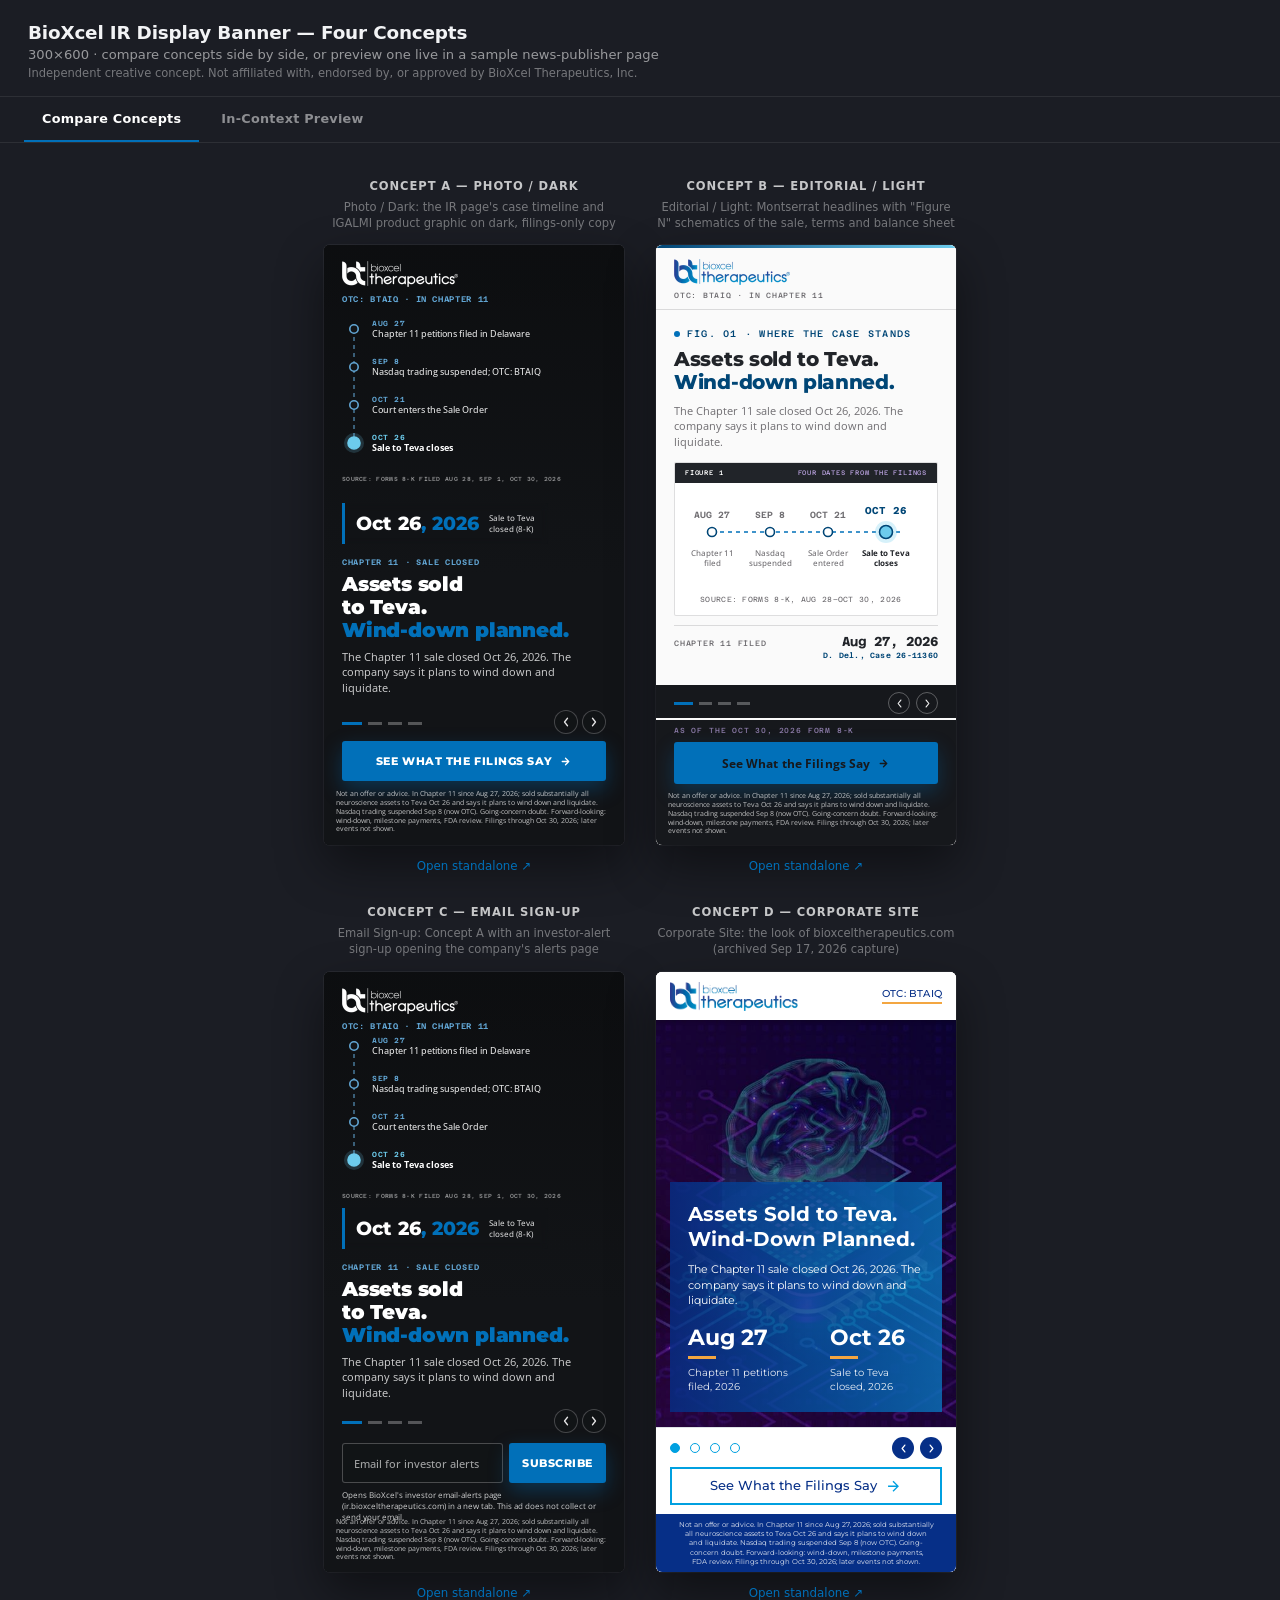
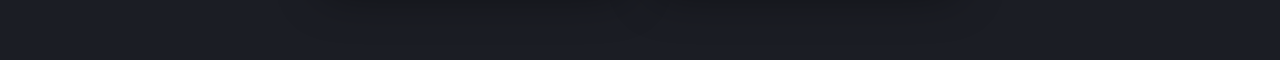
<file: index.html>
<!DOCTYPE html>
<html lang="en">
<head>
<meta name="robots" content="noindex,nofollow">
<meta charset="UTF-8">
<meta name="viewport" content="width=device-width,initial-scale=1">
<meta name="ir-banner-company" content="BioXcel Therapeutics, Inc.">
<link rel="icon" href="data:,">
<title>BioXcel IR Banner — Concept Comparison</title>
<style>
  :root { --ui-accent:#0170b9; }
  * { margin:0; padding:0; box-sizing:border-box; }
  html, body {
    height:100%;
    background:#1b1d24;
    font-family:-apple-system, BlinkMacSystemFont, 'Segoe UI', system-ui, sans-serif;
    color:#f2f3f5;
  }
  header {
    padding:22px 28px 16px;
    border-bottom:1px solid rgba(255,255,255,0.08);
  }
  header h1 { font-size:1.15rem; font-weight:700; letter-spacing:-0.01em; }
  header p { margin-top:4px; font-size:0.82rem; color:rgba(255,255,255,0.55); }
  header p.pitch-note { font-size:0.72rem; color:rgba(255,255,255,0.4); }

  /* ---- tabs ---- */
  .tabs {
    display:flex;
    gap:4px;
    padding:0 24px;
    border-bottom:1px solid rgba(255,255,255,0.08);
  }
  .tab-btn {
    background:none;
    border:0;
    font-family:inherit;
    color:rgba(255,255,255,0.5);
    font-size:0.8rem;
    font-weight:700;
    letter-spacing:0.02em;
    padding:14px 18px;
    cursor:pointer;
    border-bottom:2px solid transparent;
    transition:color 0.15s ease;
  }
  .tab-btn:hover { color:rgba(255,255,255,0.8); }
  .tab-btn.active { color:#fff; border-bottom-color:var(--ui-accent); }
  .tab-panel { display:none; }
  .tab-panel.active { display:block; }

  main {
    display:flex;
    flex-wrap:wrap;
    gap:32px;
    justify-content:center;
    padding:36px 24px 60px;
  }
  /* four 300px frames need about 1344px of width; below that, wrap 2 + 2 rather than 3 + 1 */
  @media (max-width:1343px) { main { max-width:700px; margin:0 auto; } }
  .col { display:flex; flex-direction:column; align-items:center; gap:14px; }
  .col h2 {
    font-size:0.72rem;
    font-weight:700;
    letter-spacing:0.08em;
    text-transform:uppercase;
    color:rgba(255,255,255,0.75);
  }
  .col .tag {
    max-width:300px;
    min-height:2.8em;
    font-size:0.72rem;
    line-height:1.4;
    text-align:center;
    color:rgba(255,255,255,0.4);
    margin-top:-8px;
  }
  .frame-wrap {
    width:300px;
    height:600px;
    border-radius:6px;
    overflow:hidden;
    box-shadow:0 20px 48px rgba(0,0,0,0.45), 0 0 0 1px rgba(255,255,255,0.06);
    background:#000;
  }
  iframe { width:300px; height:600px; border:0; display:block; }
  .col a {
    font-size:0.74rem;
    color:var(--ui-accent);
    text-decoration:none;
  }
  .col a:hover { text-decoration:underline; }

  /* ---- in-context preview panel ---- */
  .preview-intro {
    text-align:center;
    padding:28px 24px 0;
  }
  .preview-intro p {
    font-size:0.82rem;
    color:rgba(255,255,255,0.55);
    max-width:560px;
    margin:0 auto;
  }
  .concept-switch {
    display:flex;
    flex-wrap:wrap;
    gap:10px;
    justify-content:center;
    padding:18px 24px 0;
  }
  .concept-btn {
    background:rgba(255,255,255,0.06);
    border:1px solid rgba(255,255,255,0.14);
    color:rgba(255,255,255,0.65);
    font-family:inherit;
    font-size:0.76rem;
    font-weight:700;
    letter-spacing:0.02em;
    padding:9px 16px;
    border-radius:20px;
    cursor:pointer;
    transition:all 0.15s ease;
  }
  .concept-btn:hover { border-color:rgba(255,255,255,0.3); }
  .concept-btn.active { background:var(--ui-accent); border-color:var(--ui-accent); color:#0c1015; }

  .preview-wrap {
    max-width:1180px;
    margin:24px auto 12px;
    padding:0 24px;
  }
  .preview-frame-outer {
    border-radius:6px;
    overflow:hidden;
    box-shadow:0 20px 48px rgba(0,0,0,0.45), 0 0 0 1px rgba(255,255,255,0.06);
  }
  #preview-iframe {
    width:100%;
    height:950px;
    border:0;
    display:block;
    background:#fff;
  }
  .preview-footer {
    text-align:center;
    padding:14px 24px 60px;
  }
  .preview-footer a {
    font-size:0.74rem;
    color:var(--ui-accent);
    text-decoration:none;
  }
  .preview-footer a:hover { text-decoration:underline; }
</style>
</head>
<body>

<header>
  <h1>BioXcel IR Display Banner — Four Concepts</h1>
  <p>300×600 · compare concepts side by side, or preview one live in a sample news-publisher page</p>
  <p class="pitch-note">Independent creative concept. Not affiliated with, endorsed by, or approved by BioXcel Therapeutics, Inc.</p>
</header>

<div class="tabs">
  <button type="button" class="tab-btn active" data-tab="compare">Compare Concepts</button>
  <button type="button" class="tab-btn" data-tab="preview">In-Context Preview</button>
</div>

<section class="tab-panel active" id="tab-compare">
  <main>
    <div class="col">
      <h2>Concept A — Photo / Dark</h2>
      <span class="tag">Photo / Dark: the IR page&#x27;s case timeline and IGALMI product graphic on dark, filings-only copy</span>
      <div class="frame-wrap">
        <iframe src="concept-a-photo/index.html" title="BioXcel banner — photo concept"></iframe>
      </div>
      <a href="concept-a-photo/index.html" target="_blank" rel="noopener">Open standalone ↗</a>
    </div>

    <div class="col">
      <h2>Concept B — Editorial / Light</h2>
      <span class="tag">Editorial / Light: Montserrat headlines with &quot;Figure N&quot; schematics of the sale, terms and balance sheet</span>
      <div class="frame-wrap">
        <iframe src="concept-b-editorial/index.html" title="BioXcel banner — editorial concept"></iframe>
      </div>
      <a href="concept-b-editorial/index.html" target="_blank" rel="noopener">Open standalone ↗</a>
    </div>

    <div class="col">
      <h2>Concept C — Email Sign-up</h2>
      <span class="tag">Email Sign-up: Concept A with an investor-alert sign-up opening the company&#x27;s alerts page</span>
      <div class="frame-wrap">
        <iframe src="concept-c-dashboard/index.html" title="BioXcel banner — email sign-up concept"></iframe>
      </div>
      <a href="concept-c-dashboard/index.html" target="_blank" rel="noopener">Open standalone ↗</a>
    </div>

    <div class="col">
      <h2>Concept D — Corporate Site</h2>
      <span class="tag">Corporate Site: the look of bioxceltherapeutics.com (archived Sep 17, 2026 capture)</span>
      <div class="frame-wrap">
        <iframe src="concept-d-corporate/index.html" title="BioXcel banner — corporate-site concept"></iframe>
      </div>
      <a href="concept-d-corporate/index.html" target="_blank" rel="noopener">Open standalone ↗</a>
    </div>
  </main>
</section>

<section class="tab-panel" id="tab-preview">
  <div class="preview-intro">
    <p>A sample news-publisher article page with the banner dropped into the right-rail ad slot — the way it would actually sit alongside real editorial content. Switch concepts below.</p>
  </div>

  <div class="concept-switch">
    <button type="button" class="concept-btn active" data-concept="a">Concept A — Photo</button>
    <button type="button" class="concept-btn" data-concept="b">Concept B — Editorial</button>
    <button type="button" class="concept-btn" data-concept="c">Concept C — Email Sign-up</button>
    <button type="button" class="concept-btn" data-concept="d">Concept D — Corporate Site</button>
  </div>

  <div class="preview-wrap">
    <div class="preview-frame-outer">
      <iframe id="preview-iframe" src="context-preview/news.html?concept=a" title="BioXcel banner — in-context publisher preview"></iframe>
    </div>
  </div>

  <div class="preview-footer">
    <a id="preview-open-link" href="context-preview/news.html?concept=a" target="_blank" rel="noopener">Open standalone ↗</a>
  </div>
</section>

<script>
  document.querySelectorAll('.tab-btn').forEach(function (btn) {
    btn.addEventListener('click', function () {
      document.querySelectorAll('.tab-btn').forEach(function (b) { b.classList.remove('active') })
      document.querySelectorAll('.tab-panel').forEach(function (p) { p.classList.remove('active') })
      btn.classList.add('active')
      document.getElementById('tab-' + btn.dataset.tab).classList.add('active')
    })
  })

  document.querySelectorAll('.concept-btn').forEach(function (btn) {
    btn.addEventListener('click', function () {
      document.querySelectorAll('.concept-btn').forEach(function (b) { b.classList.remove('active') })
      btn.classList.add('active')
      var url = 'context-preview/news.html?concept=' + btn.dataset.concept
      document.getElementById('preview-iframe').src = url
      document.getElementById('preview-open-link').href = url
    })
  })
</script>

</body>
</html>
</file>
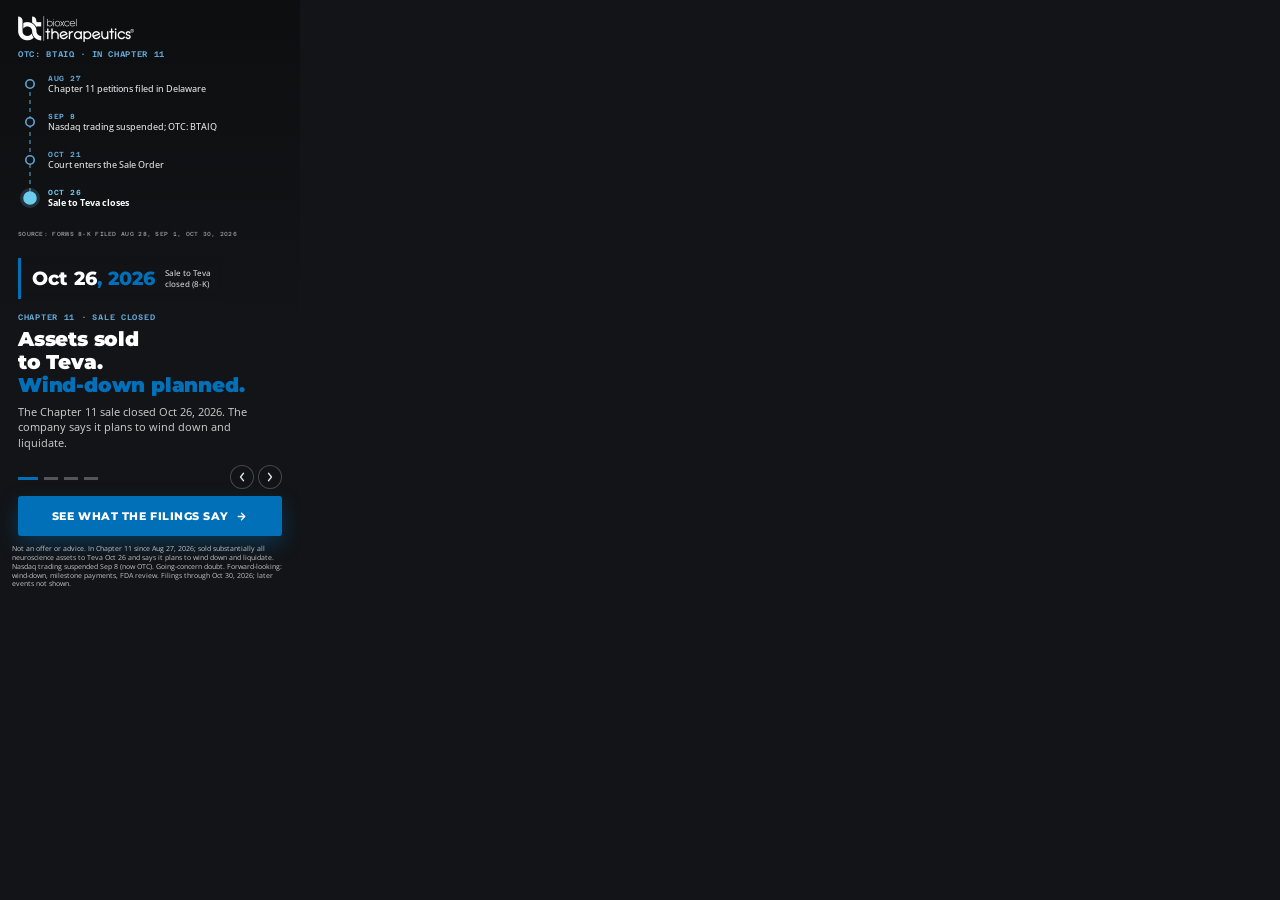
<file: concept-a-photo/index.html>
<!DOCTYPE html>
<html lang="en">
<head>
<meta name="robots" content="noindex,nofollow">
<meta charset="UTF-8">
<meta name="ad.size" content="width=300,height=600">
<meta http-equiv="X-UA-Compatible" content="IE=Edge">
<meta name="viewport" content="width=300,initial-scale=1">
<link rel="icon" href="data:,">
<title>BioXcel Therapeutics, Inc. — Investor Relations</title>
<link rel="preconnect" href="https://fonts.googleapis.com">
<link rel="preconnect" href="https://fonts.gstatic.com" crossorigin>
<link href="https://fonts.googleapis.com/css2?family=Montserrat:wght@500;700;800;900&family=Open+Sans:wght@400;500;600;700&family=Azeret+Mono:wght@500;600&display=swap" rel="stylesheet">
<link rel="stylesheet" href="style.css">
</head>
<body>

<!--
  BioXcel Therapeutics, Inc. — IR display banner, 300x600 — Concept A: Photo / Dark.
  Promotes: https://media-console-group.github.io/bioxceltherapeutics-ir-concept/
  Built from the IR concept page's own drawing language (dashed rails, step
  lines, filed-number bars) on dark, plus the company's IGALMI carton graphic
  (the one real photograph on the IR page). Copy comes from .tmp/facts.md:
  the Oct 30, 2026 8-K, not the IR page's Sep 1 cut-off. No persistent stat
  row: a company in Chapter 11 that says it will wind down gets no headline
  numbers riding on every frame. Concept C is generated from this file
  (scripts/build_concept_c.py), so re-run that after every edit here.
-->

<div id="banner" aria-label="BioXcel Therapeutics, Inc. investor relations advertisement">

  <div id="slides">

    <!-- Slide 1 — Status: the case so far -->
    <section class="slide" data-index="0">
      <div class="slide-bg motif">
        <svg viewBox="0 0 300 260" width="300" height="260" aria-hidden="true">
          <path class="m-rail" d="M30 84 V198"/>
          <circle class="m-node" cx="30" cy="84" r="4.2"/>
          <circle class="m-node" cx="30" cy="122" r="4.2"/>
          <circle class="m-node" cx="30" cy="160" r="4.2"/>
          <circle class="m-halo" cx="30" cy="198" r="10"/>
          <circle class="m-node now" cx="30" cy="198" r="6"/>
          <text class="m-date" x="48" y="81">AUG 27</text>
          <text class="m-lab" x="48" y="92">Chapter 11 petitions filed in Delaware</text>
          <text class="m-date" x="48" y="119">SEP 8</text>
          <text class="m-lab" x="48" y="130">Nasdaq trading suspended; OTC: BTAIQ</text>
          <text class="m-date" x="48" y="157">OCT 21</text>
          <text class="m-lab" x="48" y="168">Court enters the Sale Order</text>
          <text class="m-date now" x="48" y="195">OCT 26</text>
          <text class="m-lab strong" x="48" y="206">Sale to Teva closes</text>
          <text class="m-src" x="18" y="236">SOURCE: FORMS 8-K FILED AUG 28, SEP 1, OCT 30, 2026</text>
        </svg>
      </div>
      <div class="slide-scrim-top"></div>
      <div class="slide-scrim-bottom"></div>
      <div class="slide-copy">
        <div class="mid-chip">
          <span class="chip-num">Oct&nbsp;26<em>, 2026</em></span>
          <span class="chip-label">Sale to Teva<br>closed (8-K)</span>
        </div>
        <div class="copy-bottom">
          <div class="kicker">Chapter 11 · Sale closed</div>
          <h1>Assets sold<br>to Teva.<br><em>Wind-down planned.</em></h1>
          <p>The Chapter 11 sale closed Oct 26, 2026. The company says it plans to wind down and liquidate.</p>
        </div>
      </div>
    </section>

    <!-- Slide 2 — Terms: paid vs contingent, one scale -->
    <section class="slide" data-index="1">
      <div class="slide-bg motif">
        <svg viewBox="0 0 300 260" width="300" height="260" aria-hidden="true">
          <defs>
            <pattern id="hatch" width="6" height="6" patternUnits="userSpaceOnUse" patternTransform="rotate(45)">
              <rect width="6" height="6" fill="none"/><path d="M0 0V6" stroke="#acd6ff" stroke-opacity=".55" stroke-width="1.4"/>
            </pattern>
          </defs>
          <text class="m-src" x="18" y="76">WHAT TEVA PAID AND MAY PAY · USD MILLIONS, ONE SCALE</text>
          <rect class="m-bar paid" x="18" y="88" width="201" height="26"/>
          <text class="m-bv" x="28" y="105">$57.5M</text>
          <text class="m-lab" x="226" y="98">Paid at</text>
          <text class="m-lab" x="226" y="108">closing</text>
          <rect class="m-bar cont" x="18" y="132" width="236" height="26"/>
          <text class="m-bv" x="28" y="149">Up to $67.5M</text>
          <text class="m-lab" x="18" y="172">Contingent on FDA approval of the at-home</text>
          <text class="m-lab" x="18" y="182">application. The amount falls the later it comes.</text>
          <path class="m-hair" d="M18 191 H282"/>
          <text class="m-lab dim" x="18" y="204">Closing proceeds were applied to repay</text>
          <text class="m-lab dim" x="18" y="214">debtor-in-possession loan obligations; certain</text>
          <text class="m-lab dim" x="18" y="224">amounts were retained for the wind-down.</text>
          <text class="m-src" x="18" y="238">SOURCE: FORM 8-K FILED OCT 30, 2026</text>
        </svg>
      </div>
      <div class="slide-scrim-top"></div>
      <div class="slide-scrim-bottom"></div>
      <div class="slide-copy">
        <div class="mid-chip">
          <span class="chip-num">$57.5<em>M</em></span>
          <span class="chip-label">Upfront cash<br>at closing</span>
        </div>
        <div class="copy-bottom">
          <div class="kicker">The terms</div>
          <h1>$57.5M up front.<br><em>The rest is<br>contingent.</em></h1>
          <p>The debtors can receive up to $67.5M more, only if the FDA approves the at-home IGALMI application, and less if later.</p>
        </div>
      </div>
    </section>

    <!-- Slide 3 — Product: IGALMI -->
    <section class="slide" data-index="2">
      <div class="slide-bg motif">
        <svg viewBox="0 0 300 260" width="300" height="260" aria-hidden="true">
          <text class="m-src" x="18" y="86">IGALMI® · DEXMEDETOMIDINE SUBLINGUAL FILM</text>
          <path class="m-hair" d="M0 99.5 H300 M0 215.5 H300"/>
          <text class="m-lab" x="18" y="232">120 mcg and 180 mcg cartons. Company product graphic.</text>
        </svg>
        <img class="m-photo" src="assets/igalmi.jpg" width="300" height="106" alt="Two IGALMI cartons side by side: 120 mcg and 180 mcg, each labelled dexmedetomidine sublingual film">
      </div>
      <div class="slide-scrim-top"></div>
      <div class="slide-scrim-bottom"></div>
      <div class="slide-copy">
        <div class="mid-chip">
          <span class="chip-num">Nov&nbsp;14<em>, 2026</em></span>
          <span class="chip-label">At-home FDA target<br>date (company, Apr 1)</span>
        </div>
        <div class="copy-bottom">
          <div class="kicker">The product</div>
          <h1>IGALMI® now<br>belongs<br><em>to Teva.</em></h1>
          <p>FDA-approved in 2022 for acute treatment of agitation associated with schizophrenia or bipolar I or II disorder in adults.</p>
        </div>
      </div>
    </section>

    <!-- Slide 4 — Last filed balance sheet -->
    <section class="slide" data-index="3">
      <div class="slide-bg motif">
        <svg viewBox="0 0 300 260" width="300" height="260" aria-hidden="true">
          <text class="m-src" x="18" y="76">JUN 30, 2026 · USD MILLIONS, ONE SCALE</text>
          <text class="m-lab dim" x="18" y="94">Cash and cash equivalents</text>
          <rect class="m-bar paid" x="18" y="100" width="28.2" height="22"/>
          <text class="m-bv" x="54" y="115">$12.8M</text>
          <text class="m-lab dim" x="18" y="142">Total debt liability, before discounts</text>
          <rect class="m-bar paid" x="18" y="148" width="235.8" height="22"/>
          <text class="m-bv" x="28" y="163">$107.2M</text>
          <text class="m-lab" x="18" y="188">Credit Agreement plus interest paid in kind.</text>
          <text class="m-lab" x="18" y="199">Stockholders’ deficit: $115.5M.</text>
          <text class="m-src" x="18" y="236">SOURCE: FORM 10-Q FILED AUG 13, 2026</text>
        </svg>
      </div>
      <div class="slide-scrim-top"></div>
      <div class="slide-scrim-bottom"></div>
      <div class="slide-copy">
        <div class="mid-chip">
          <span class="chip-num">$12.8<em>M</em></span>
          <span class="chip-label">Cash, Jun 30<br>(10-Q)</span>
        </div>
        <div class="copy-bottom">
          <div class="kicker">Last filed balance sheet</div>
          <h1>$12.8M cash.<br><em>$107.2M debt.</em><br>Jun 30, 2026.</h1>
          <p>The Oct 30 8-K does not say whether stockholders will receive any distribution.</p>
        </div>
      </div>
    </section>

  </div>

  <!-- Persistent chrome — sits above the rotating slides -->
  <header id="top-bar" class="reveal" data-delay="0">
    <div id="logo">
      <img class="lockup" src="assets/logo-white.png" width="116" height="26" alt="BioXcel Therapeutics">
    </div>
    <div id="eyebrow">OTC:&nbsp;BTAIQ&nbsp;·&nbsp;IN&nbsp;CHAPTER&nbsp;11</div>
  </header>

  <div id="bottom-fixed" class="reveal" data-delay="4">
    <div id="dots" role="tablist" aria-label="Slide selector">
      <button class="dot active" data-index="0" aria-label="Slide 1: Status"></button>
      <button class="dot" data-index="1" aria-label="Slide 2: Terms"></button>
      <button class="dot" data-index="2" aria-label="Slide 3: Product"></button>
      <button class="dot" data-index="3" aria-label="Slide 4: Last filed balance sheet"></button>
    </div>
    <button type="button" class="nav-arrow" id="arrow-prev" aria-label="Previous slide">
      <svg viewBox="0 0 16 16"><path d="M10 3 6 8l4 5" stroke="currentColor" stroke-width="1.7" fill="none" stroke-linecap="round" stroke-linejoin="round"/></svg>
    </button>
    <button type="button" class="nav-arrow" id="arrow-next" aria-label="Next slide">
      <svg viewBox="0 0 16 16"><path d="M6 3l4 5-4 5" stroke="currentColor" stroke-width="1.7" fill="none" stroke-linecap="round" stroke-linejoin="round"/></svg>
    </button>

    <a href="#" id="cta">
      <span>See What the Filings Say</span>
      <svg viewBox="0 0 16 16" id="cta-arrow" aria-hidden="true"><path d="M4 8h8M8 4l4 4-4 4" stroke="currentColor" stroke-width="1.6" fill="none" stroke-linecap="round" stroke-linejoin="round"/></svg>
    </a>
    <p id="disclosure">Not an offer or advice. In Chapter 11 since Aug 27, 2026; sold substantially all neuroscience assets to Teva Oct 26 and says it plans to wind down and liquidate. Nasdaq trading suspended Sep 8 (now OTC). Going-concern doubt. Forward-looking: wind-down, milestone payments, FDA review. Filings through Oct 30, 2026; later events not shown.</p>
  </div>

  <!-- Standard HTML5-ad click-tag plumbing -->
  <div id="click-tag-wrapper"></div>
</div>

<script src="script.js"></script>
</body>
</html>
</file>
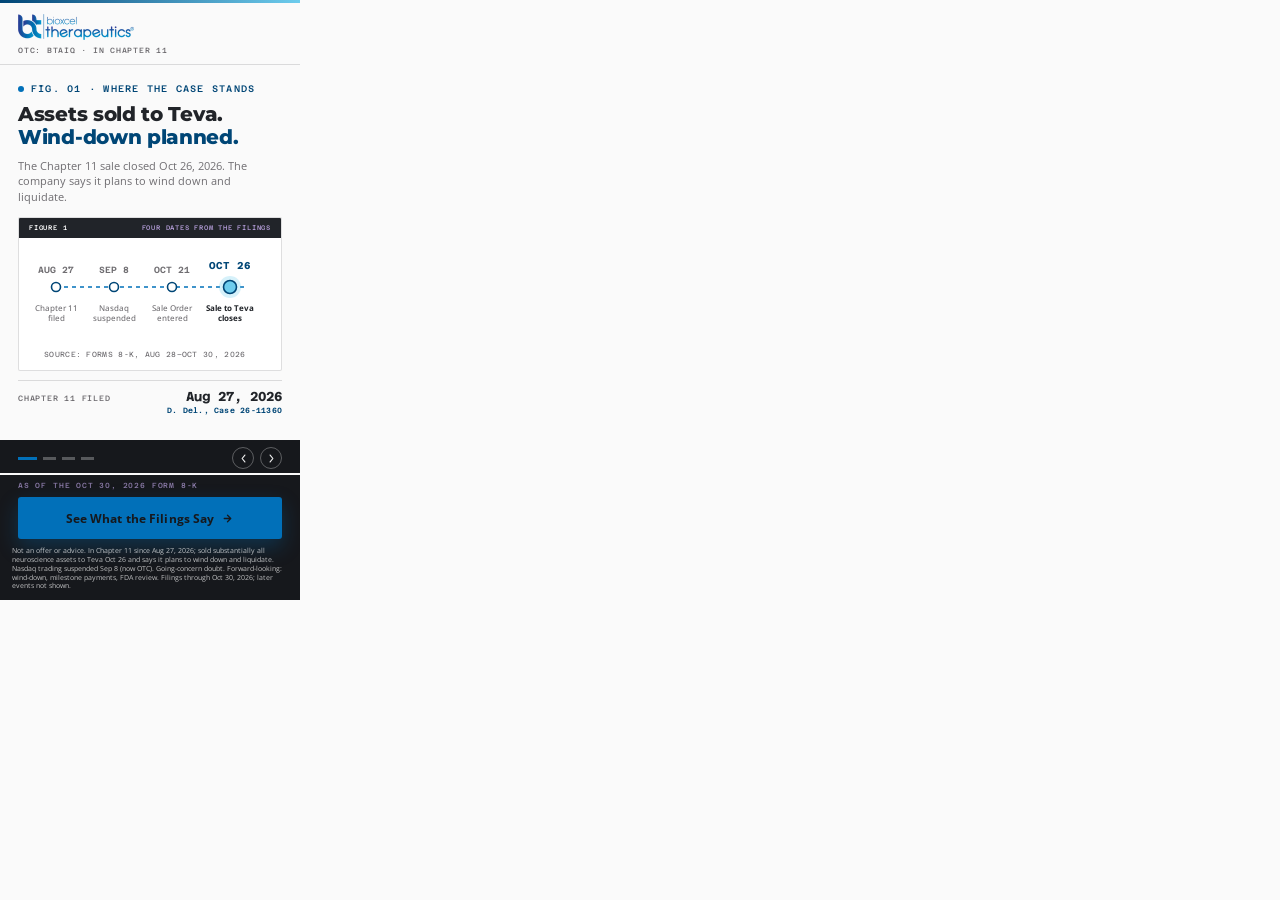
<file: concept-b-editorial/index.html>
<!DOCTYPE html>
<html lang="en">
<head>
<meta name="robots" content="noindex,nofollow">
<meta charset="UTF-8">
<meta name="ad.size" content="width=300,height=600">
<meta http-equiv="X-UA-Compatible" content="IE=Edge">
<meta name="viewport" content="width=300,initial-scale=1">
<link rel="icon" href="data:,">
<title>BioXcel Therapeutics, Inc. — Investor Overview</title>
<link rel="preconnect" href="https://fonts.googleapis.com">
<link rel="preconnect" href="https://fonts.gstatic.com" crossorigin>
<link href="https://fonts.googleapis.com/css2?family=Montserrat:wght@500;700;800&family=Open+Sans:wght@400;500;600;700&family=Azeret+Mono:wght@500;600&display=swap" rel="stylesheet">
<link rel="stylesheet" href="style.css">
</head>
<body>

<!--
  BioXcel Therapeutics, Inc. — IR display banner, 300x600 — Concept B: Editorial / Light.
  Promotes: https://media-console-group.github.io/bioxceltherapeutics-ir-concept/
  Annual-report styling: Montserrat headlines (the IR page's own display face), mono figure captions, light
  paper body, one inline-SVG "Figure N" schematic per slide (same line
  weight/colour language across all four), dark closing CTA band.
-->

<div id="banner" aria-label="BioXcel Therapeutics, Inc. investor relations advertisement">

  <div id="top-rule"></div>

  <header id="top-bar" class="reveal" data-delay="0">
    <div id="logo">
      <img class="lockup" src="logo.png" width="116" height="26" alt="BioXcel Therapeutics">
    </div>
    <div id="masthead">OTC:&nbsp;BTAIQ&nbsp;·&nbsp;IN&nbsp;CHAPTER&nbsp;11</div>
  </header>

  <div id="slides">

    <!-- Slide 1 — Where the case stands -->
    <section class="slide" data-index="0">
      <div class="slide-copy">
        <p class="eyebrow">Fig. 01 · Where the case stands</p>
        <h1>Assets sold to Teva.<br><em>Wind-down planned.</em></h1>
        <p class="lead">The Chapter 11 sale closed Oct 26, 2026. The company says it plans to wind down and liquidate.</p>

        <figure class="fig-card">
          <div class="fig-bar"><span>Figure 1</span><span>Four dates from the filings</span></div>
          <div class="fig-body">
            <svg viewBox="0 0 240 118">
              <path class="fig-dash" d="M26 40 H214"/>
              <circle class="fig-pt" cx="26" cy="40" r="4.5"/>
              <circle class="fig-pt" cx="84" cy="40" r="4.5"/>
              <circle class="fig-pt" cx="142" cy="40" r="4.5"/>
              <circle class="fig-halo" cx="200" cy="40" r="11"/>
              <circle class="fig-pt now" cx="200" cy="40" r="6.5"/>
              <text class="fig-bar-label" x="26" y="26" text-anchor="middle">AUG 27</text>
              <text class="fig-bar-label" x="84" y="26" text-anchor="middle">SEP 8</text>
              <text class="fig-bar-label" x="142" y="26" text-anchor="middle">OCT 21</text>
              <text class="fig-bar-label strong" x="200" y="22" text-anchor="middle">OCT 26</text>
              <text class="fig-note" x="26" y="64" text-anchor="middle">Chapter 11</text>
              <text class="fig-note" x="26" y="74" text-anchor="middle">filed</text>
              <text class="fig-note" x="84" y="64" text-anchor="middle">Nasdaq</text>
              <text class="fig-note" x="84" y="74" text-anchor="middle">suspended</text>
              <text class="fig-note" x="142" y="64" text-anchor="middle">Sale Order</text>
              <text class="fig-note" x="142" y="74" text-anchor="middle">entered</text>
              <text class="fig-note strong" x="200" y="64" text-anchor="middle">Sale to Teva</text>
              <text class="fig-note strong" x="200" y="74" text-anchor="middle">closes</text>
              <text class="fig-bar-year" x="14" y="110">SOURCE: FORMS 8-K, AUG 28–OCT 30, 2026</text>
            </svg>
          </div>
        </figure>

        <div class="kf">
          <dt>Chapter 11 filed</dt>
          <dd>Aug 27, 2026 <em>D. Del., Case 26-11360</em></dd>
        </div>
      </div>
    </section>

    <!-- Slide 2 — The terms -->
    <section class="slide" data-index="1">
      <div class="slide-copy">
        <p class="eyebrow">Fig. 02 · The terms</p>
        <h1>$57.5M up front.<br><em>The rest is<br>contingent.</em></h1>
        <p class="lead">Proceeds were applied to repay debtor-in-possession loan obligations; certain amounts were retained for the wind-down.</p>

        <figure class="fig-card">
          <div class="fig-bar"><span>Figure 2</span><span>Paid vs contingent · $M</span></div>
          <div class="fig-body">
            <svg viewBox="0 0 240 118">
              <defs>
                <pattern id="hatch-b" width="6" height="6" patternUnits="userSpaceOnUse" patternTransform="rotate(45)">
                  <path d="M0 0V6" stroke="#0170b9" stroke-opacity=".45" stroke-width="1.4"/>
                </pattern>
              </defs>
              <text class="fig-bar-year" x="14" y="16">PAID AT CLOSING</text>
              <rect class="fig-hbar paid" x="14" y="22" width="166.7" height="22"/>
              <text class="fig-bar-label strong" x="188" y="37">$57.5M</text>
              <text class="fig-bar-year" x="14" y="62">DEBTORS MAY RECEIVE, ON FDA APPROVAL</text>
              <rect class="fig-hbar cont" x="14" y="68" width="195.7" height="22"/>
              <text class="fig-bar-label" x="20" y="83">Up to $67.5M</text>
              <text class="fig-bar-year" x="14" y="109">LOWER IF LATER · NOT GUARANTEED</text>
            </svg>
          </div>
        </figure>

        <div class="kf">
          <dt>Source</dt>
          <dd>8-K <em>Filed Oct 30, 2026</em></dd>
        </div>
      </div>
    </section>

    <!-- Slide 3 — Who got what -->
    <section class="slide" data-index="2">
      <div class="slide-copy">
        <p class="eyebrow">Fig. 03 · Who got what</p>
        <h1>IGALMI® now belongs<br><em>to Teva.</em></h1>
        <p class="lead">FDA-approved in 2022 for acute treatment of agitation associated with schizophrenia or bipolar I or II disorder in adults.</p>

        <figure class="fig-card">
          <div class="fig-bar"><span>Figure 3</span><span>Assets at the Oct 26 closing</span></div>
          <div class="fig-body">
            <svg viewBox="0 0 240 118">
              <rect class="fig-box sold" x="10" y="12" width="132" height="86" rx="3"/>
              <text class="fig-bar-year strong" x="20" y="28">SOLD TO TEVA</text>
              <text class="fig-note l" x="20" y="46">IGALMI and BXCL501</text>
              <text class="fig-note l" x="20" y="60">Related patents and IP</text>
              <text class="fig-note l" x="20" y="74">Regulatory filings, incl. the</text>
              <text class="fig-note l" x="20" y="86">pending at-home application</text>
              <rect class="fig-box kept" x="152" y="12" width="80" height="86" rx="3"/>
              <text class="fig-bar-year" x="161" y="28">RETAINED</text>
              <text class="fig-note l" x="161" y="46">BXCL701</text>
              <text class="fig-note l" x="161" y="60">BXCL702</text>
              <text class="fig-note l dim" x="161" y="78">Rights kept</text>
              <text class="fig-note l dim" x="161" y="89">by the debtors</text>
              <text class="fig-bar-year" x="10" y="112">SOURCE: FORM 8-K FILED OCT 30, 2026</text>
            </svg>
          </div>
        </figure>

        <div class="kf">
          <dt>At-home FDA date</dt>
          <dd>Nov 14, 2026 <em>Target, company Apr 1</em></dd>
        </div>
      </div>
    </section>

    <!-- Slide 4 — Last filed balance sheet -->
    <section class="slide" data-index="3">
      <div class="slide-copy">
        <p class="eyebrow">Fig. 04 · Last filed financials</p>
        <h1>$12.8M cash.<br><em>$107.2M debt.</em></h1>
        <p class="lead">At Jun 30, 2026. The Oct 30 8-K does not say whether stockholders will receive any distribution.</p>

        <figure class="fig-card">
          <div class="fig-bar"><span>Figure 4</span><span>Cash vs debt · Jun 30, 2026</span></div>
          <div class="fig-body">
            <svg viewBox="0 0 240 118">
              <line class="fig-base" x1="14" y1="98" x2="226" y2="98"/>
              <rect class="fig-bar-prior" x="56" y="89" width="34" height="9"/>
              <text class="fig-bar-label" x="73" y="81" text-anchor="middle">$12.8M</text>
              <text class="fig-bar-year" x="73" y="112" text-anchor="middle">CASH</text>
              <rect class="fig-bar-now" x="150" y="23" width="34" height="75"/>
              <text class="fig-bar-label strong" x="167" y="15" text-anchor="middle">$107.2M</text>
              <text class="fig-bar-year" x="167" y="112" text-anchor="middle">TOTAL DEBT</text>
            </svg>
          </div>
        </figure>

        <div class="kf">
          <dt>Stockholders’ deficit</dt>
          <dd>$115.5M <em>10-Q filed Aug 13, 2026</em></dd>
        </div>
      </div>
    </section>

  </div>

  <div id="dots" class="reveal" role="tablist" aria-label="Slide selector">
    <button class="dot active" data-index="0" aria-label="Slide 1: Where the case stands"></button>
    <button class="dot" data-index="1" aria-label="Slide 2: The terms"></button>
    <button class="dot" data-index="2" aria-label="Slide 3: Who got what"></button>
    <button class="dot" data-index="3" aria-label="Slide 4: Last filed balance sheet"></button>
    <button type="button" class="nav-arrow" id="arrow-prev" aria-label="Previous slide">
      <svg viewBox="0 0 16 16"><path d="M10 3 6 8l4 5" stroke="currentColor" stroke-width="1.7" fill="none" stroke-linecap="round" stroke-linejoin="round"/></svg>
    </button>
    <button type="button" class="nav-arrow" id="arrow-next" aria-label="Next slide">
      <svg viewBox="0 0 16 16"><path d="M6 3l4 5-4 5" stroke="currentColor" stroke-width="1.7" fill="none" stroke-linecap="round" stroke-linejoin="round"/></svg>
    </button>
  </div>

  <div id="bottom-fixed" class="reveal" data-delay="1">
    <div id="bf-line">AS OF THE OCT 30, 2026 FORM 8-K</div>
    <a href="#" id="cta">
      <span>See What the Filings Say</span>
      <svg viewBox="0 0 16 16" id="cta-arrow" aria-hidden="true"><path d="M4 8h8M8 4l4 4-4 4" stroke="currentColor" stroke-width="1.6" fill="none" stroke-linecap="round" stroke-linejoin="round"/></svg>
    </a>
    <div id="fls">Not an offer or advice. In Chapter 11 since Aug 27, 2026; sold substantially all neuroscience assets to Teva Oct 26 and says it plans to wind down and liquidate. Nasdaq trading suspended Sep 8 (now OTC). Going-concern doubt. Forward-looking: wind-down, milestone payments, FDA review. Filings through Oct 30, 2026; later events not shown.</div>
  </div>

  <!-- Standard HTML5-ad click-tag plumbing -->
  <div id="click-tag-wrapper"></div>
</div>

<script src="script.js"></script>
</body>
</html>
</file>
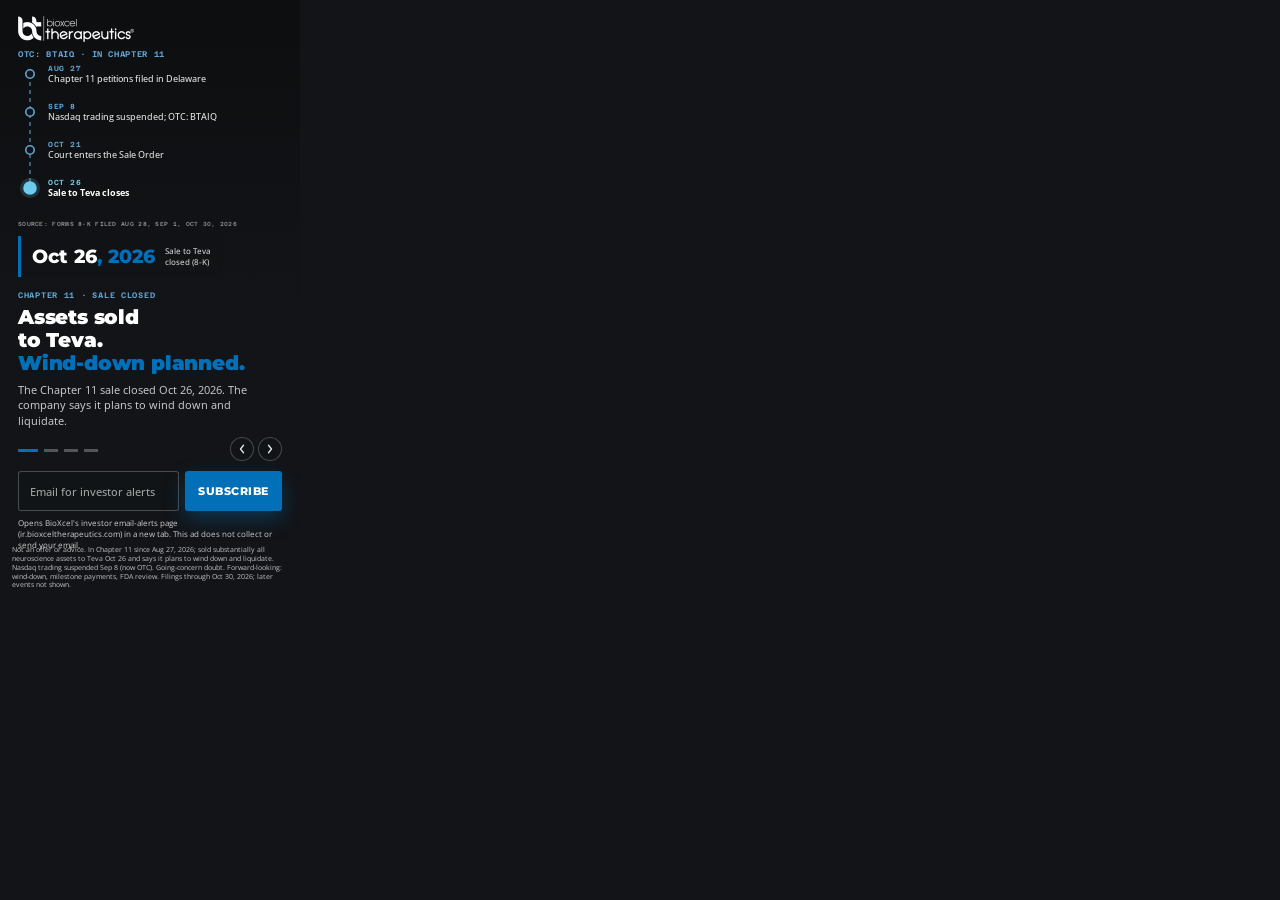
<file: concept-c-dashboard/index.html>
<!DOCTYPE html>
<html lang="en">
<head>
<meta name="robots" content="noindex,nofollow">
<meta charset="UTF-8">
<meta name="ad.size" content="width=300,height=600">
<meta http-equiv="X-UA-Compatible" content="IE=Edge">
<meta name="viewport" content="width=300,initial-scale=1">
<link rel="icon" href="data:,">
<title>BioXcel Therapeutics, Inc. — Investor Alerts</title>
<link rel="preconnect" href="https://fonts.googleapis.com">
<link rel="preconnect" href="https://fonts.gstatic.com" crossorigin>
<link href="https://fonts.googleapis.com/css2?family=Montserrat:wght@500;700;800;900&family=Open+Sans:wght@400;500;600;700&family=Azeret+Mono:wght@500;600&display=swap" rel="stylesheet">
<link rel="stylesheet" href="style.css">
</head>
<body>
<!-- GENERATED by build_concept_c.py from ../concept-a-photo/ (a-fingerprint: 2f8648b8851a).
     Don't edit this file: edit Concept A and re-run the script. -->


<!--
  BioXcel Therapeutics, Inc. — IR display banner, 300x600 — Concept C (Concept A + email sign-up): Photo / Dark.
  Promotes: https://media-console-group.github.io/bioxceltherapeutics-ir-concept/
  Built from the IR concept page's own drawing language (dashed rails, step
  lines, filed-number bars) on dark, plus the company's IGALMI carton graphic
  (the one real photograph on the IR page). Copy comes from .tmp/facts.md:
  the Oct 30, 2026 8-K, not the IR page's Sep 1 cut-off. No persistent stat
  row: a company in Chapter 11 that says it will wind down gets no headline
  numbers riding on every frame. Concept C is generated from this file
  (scripts/build_concept_c.py), so re-run that after every edit here.
-->

<div id="banner" aria-label="BioXcel Therapeutics, Inc. investor relations advertisement with investor email alerts sign-up">

  <div id="slides">

    <!-- Slide 1 — Status: the case so far -->
    <section class="slide" data-index="0">
      <div class="slide-bg motif">
        <svg viewBox="0 0 300 260" width="300" height="260" aria-hidden="true">
          <path class="m-rail" d="M30 84 V198"/>
          <circle class="m-node" cx="30" cy="84" r="4.2"/>
          <circle class="m-node" cx="30" cy="122" r="4.2"/>
          <circle class="m-node" cx="30" cy="160" r="4.2"/>
          <circle class="m-halo" cx="30" cy="198" r="10"/>
          <circle class="m-node now" cx="30" cy="198" r="6"/>
          <text class="m-date" x="48" y="81">AUG 27</text>
          <text class="m-lab" x="48" y="92">Chapter 11 petitions filed in Delaware</text>
          <text class="m-date" x="48" y="119">SEP 8</text>
          <text class="m-lab" x="48" y="130">Nasdaq trading suspended; OTC: BTAIQ</text>
          <text class="m-date" x="48" y="157">OCT 21</text>
          <text class="m-lab" x="48" y="168">Court enters the Sale Order</text>
          <text class="m-date now" x="48" y="195">OCT 26</text>
          <text class="m-lab strong" x="48" y="206">Sale to Teva closes</text>
          <text class="m-src" x="18" y="236">SOURCE: FORMS 8-K FILED AUG 28, SEP 1, OCT 30, 2026</text>
        </svg>
      </div>
      <div class="slide-scrim-top"></div>
      <div class="slide-scrim-bottom"></div>
      <div class="slide-copy">
        <div class="mid-chip">
          <span class="chip-num">Oct&nbsp;26<em>, 2026</em></span>
          <span class="chip-label">Sale to Teva<br>closed (8-K)</span>
        </div>
        <div class="copy-bottom">
          <div class="kicker">Chapter 11 · Sale closed</div>
          <h1>Assets sold<br>to Teva.<br><em>Wind-down planned.</em></h1>
          <p>The Chapter 11 sale closed Oct 26, 2026. The company says it plans to wind down and liquidate.</p>
        </div>
      </div>
    </section>

    <!-- Slide 2 — Terms: paid vs contingent, one scale -->
    <section class="slide" data-index="1">
      <div class="slide-bg motif">
        <svg viewBox="0 0 300 260" width="300" height="260" aria-hidden="true">
          <defs>
            <pattern id="hatch" width="6" height="6" patternUnits="userSpaceOnUse" patternTransform="rotate(45)">
              <rect width="6" height="6" fill="none"/><path d="M0 0V6" stroke="#acd6ff" stroke-opacity=".55" stroke-width="1.4"/>
            </pattern>
          </defs>
          <text class="m-src" x="18" y="76">WHAT TEVA PAID AND MAY PAY · USD MILLIONS, ONE SCALE</text>
          <rect class="m-bar paid" x="18" y="88" width="201" height="26"/>
          <text class="m-bv" x="28" y="105">$57.5M</text>
          <text class="m-lab" x="226" y="98">Paid at</text>
          <text class="m-lab" x="226" y="108">closing</text>
          <rect class="m-bar cont" x="18" y="132" width="236" height="26"/>
          <text class="m-bv" x="28" y="149">Up to $67.5M</text>
          <text class="m-lab" x="18" y="172">Contingent on FDA approval of the at-home</text>
          <text class="m-lab" x="18" y="182">application. The amount falls the later it comes.</text>
          <path class="m-hair" d="M18 191 H282"/>
          <text class="m-lab dim" x="18" y="204">Closing proceeds were applied to repay</text>
          <text class="m-lab dim" x="18" y="214">debtor-in-possession loan obligations; certain</text>
          <text class="m-lab dim" x="18" y="224">amounts were retained for the wind-down.</text>
          <text class="m-src" x="18" y="238">SOURCE: FORM 8-K FILED OCT 30, 2026</text>
        </svg>
      </div>
      <div class="slide-scrim-top"></div>
      <div class="slide-scrim-bottom"></div>
      <div class="slide-copy">
        <div class="mid-chip">
          <span class="chip-num">$57.5<em>M</em></span>
          <span class="chip-label">Upfront cash<br>at closing</span>
        </div>
        <div class="copy-bottom">
          <div class="kicker">The terms</div>
          <h1>$57.5M up front.<br><em>The rest is<br>contingent.</em></h1>
          <p>The debtors can receive up to $67.5M more, only if the FDA approves the at-home IGALMI application, and less if later.</p>
        </div>
      </div>
    </section>

    <!-- Slide 3 — Product: IGALMI -->
    <section class="slide" data-index="2">
      <div class="slide-bg motif">
        <svg viewBox="0 0 300 260" width="300" height="260" aria-hidden="true">
          <text class="m-src" x="18" y="86">IGALMI® · DEXMEDETOMIDINE SUBLINGUAL FILM</text>
          <path class="m-hair" d="M0 99.5 H300 M0 215.5 H300"/>
          <text class="m-lab" x="18" y="232">120 mcg and 180 mcg cartons. Company product graphic.</text>
        </svg>
        <img class="m-photo" src="assets/igalmi.jpg" width="300" height="106" alt="Two IGALMI cartons side by side: 120 mcg and 180 mcg, each labelled dexmedetomidine sublingual film">
      </div>
      <div class="slide-scrim-top"></div>
      <div class="slide-scrim-bottom"></div>
      <div class="slide-copy">
        <div class="mid-chip">
          <span class="chip-num">Nov&nbsp;14<em>, 2026</em></span>
          <span class="chip-label">At-home FDA target<br>date (company, Apr 1)</span>
        </div>
        <div class="copy-bottom">
          <div class="kicker">The product</div>
          <h1>IGALMI® now<br>belongs<br><em>to Teva.</em></h1>
          <p>FDA-approved in 2022 for acute treatment of agitation associated with schizophrenia or bipolar I or II disorder in adults.</p>
        </div>
      </div>
    </section>

    <!-- Slide 4 — Last filed balance sheet -->
    <section class="slide" data-index="3">
      <div class="slide-bg motif">
        <svg viewBox="0 0 300 260" width="300" height="260" aria-hidden="true">
          <text class="m-src" x="18" y="76">JUN 30, 2026 · USD MILLIONS, ONE SCALE</text>
          <text class="m-lab dim" x="18" y="94">Cash and cash equivalents</text>
          <rect class="m-bar paid" x="18" y="100" width="28.2" height="22"/>
          <text class="m-bv" x="54" y="115">$12.8M</text>
          <text class="m-lab dim" x="18" y="142">Total debt liability, before discounts</text>
          <rect class="m-bar paid" x="18" y="148" width="235.8" height="22"/>
          <text class="m-bv" x="28" y="163">$107.2M</text>
          <text class="m-lab" x="18" y="188">Credit Agreement plus interest paid in kind.</text>
          <text class="m-lab" x="18" y="199">Stockholders’ deficit: $115.5M.</text>
          <text class="m-src" x="18" y="236">SOURCE: FORM 10-Q FILED AUG 13, 2026</text>
        </svg>
      </div>
      <div class="slide-scrim-top"></div>
      <div class="slide-scrim-bottom"></div>
      <div class="slide-copy">
        <div class="mid-chip">
          <span class="chip-num">$12.8<em>M</em></span>
          <span class="chip-label">Cash, Jun 30<br>(10-Q)</span>
        </div>
        <div class="copy-bottom">
          <div class="kicker">Last filed balance sheet</div>
          <h1>$12.8M cash.<br><em>$107.2M debt.</em><br>Jun 30, 2026.</h1>
          <p>The Oct 30 8-K does not say whether stockholders will receive any distribution.</p>
        </div>
      </div>
    </section>

  </div>

  <!-- Persistent chrome — sits above the rotating slides -->
  <header id="top-bar" class="reveal" data-delay="0">
    <div id="logo">
      <img class="lockup" src="assets/logo-white.png" width="116" height="26" alt="BioXcel Therapeutics">
    </div>
    <div id="eyebrow">OTC:&nbsp;BTAIQ&nbsp;·&nbsp;IN&nbsp;CHAPTER&nbsp;11</div>
  </header>

  <div id="bottom-fixed" class="reveal" data-delay="4">
    <div id="dots" role="tablist" aria-label="Slide selector">
      <button class="dot active" data-index="0" aria-label="Slide 1: Status"></button>
      <button class="dot" data-index="1" aria-label="Slide 2: Terms"></button>
      <button class="dot" data-index="2" aria-label="Slide 3: Product"></button>
      <button class="dot" data-index="3" aria-label="Slide 4: Last filed balance sheet"></button>
    </div>
    <button type="button" class="nav-arrow" id="arrow-prev" aria-label="Previous slide">
      <svg viewBox="0 0 16 16"><path d="M10 3 6 8l4 5" stroke="currentColor" stroke-width="1.7" fill="none" stroke-linecap="round" stroke-linejoin="round"/></svg>
    </button>
    <button type="button" class="nav-arrow" id="arrow-next" aria-label="Next slide">
      <svg viewBox="0 0 16 16"><path d="M6 3l4 5-4 5" stroke="currentColor" stroke-width="1.7" fill="none" stroke-linecap="round" stroke-linejoin="round"/></svg>
    </button>

    <!-- In-banner mailing-list sign-up, in the slot A uses for its CTA.
         Submits to SIGNUP_ENDPOINT in script.js; the error message swaps
         in for the consent line and the success state swaps in over the
         input row, so nothing shifts. -->
    <form id="signup" novalidate>
      <label class="sr-only" for="signup-email">Email address for BioXcel investor alerts</label>
      <div id="signup-row">
        <input type="email" id="signup-email" name="email" placeholder="Email for investor alerts" autocomplete="email" inputmode="email" spellcheck="false" required>
        <button type="submit" id="signup-btn">Subscribe</button>
        <div id="signup-done" aria-hidden="true">
          <svg viewBox="0 0 16 16" aria-hidden="true"><path d="M5 11 11 5M6.2 5H11v4.8" stroke="currentColor" stroke-width="1.8" fill="none" stroke-linecap="round" stroke-linejoin="round"/></svg>
          <span id="signup-done-text">Opened in a new tab: enter your email there.</span>
        </div>
      </div>
      <p id="signup-consent">Opens BioXcel's investor email-alerts page (ir.bioxceltherapeutics.com) in a new tab. This ad does not collect or send your email.</p>
      <p id="signup-msg" role="status" aria-live="polite"></p>
      <p id="fls-line">Not an offer or advice. In Chapter 11 since Aug 27, 2026; sold substantially all neuroscience assets to Teva Oct 26 and says it plans to wind down and liquidate. Nasdaq trading suspended Sep 8 (now OTC). Going-concern doubt. Forward-looking: wind-down, milestone payments, FDA review. Filings through Oct 30, 2026; later events not shown.</p>
    </form>
  </div>

  <!-- Standard HTML5-ad click-tag plumbing -->
  <div id="click-tag-wrapper"></div>
</div>

<script src="script.js"></script>
</body>
</html>
</file>
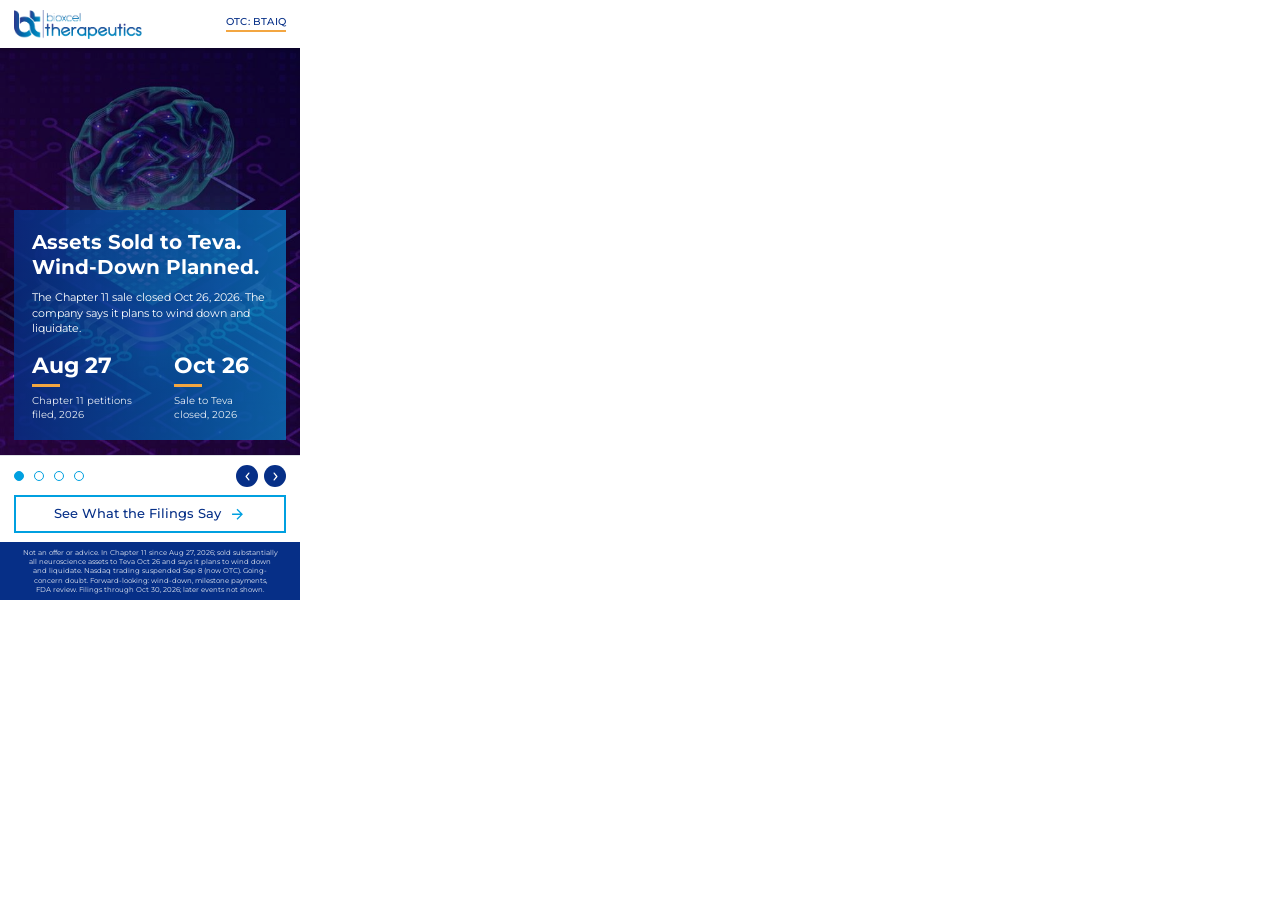
<file: concept-d-corporate/index.html>
<!DOCTYPE html>
<html lang="en">
<head>
<meta name="robots" content="noindex,nofollow">
<meta charset="UTF-8">
<meta name="ad.size" content="width=300,height=600">
<meta http-equiv="X-UA-Compatible" content="IE=Edge">
<meta name="viewport" content="width=300,initial-scale=1">
<link rel="icon" href="data:,">
<title>BioXcel Therapeutics, Inc. — Investor Relations</title>
<link rel="preconnect" href="https://fonts.googleapis.com">
<link rel="preconnect" href="https://fonts.gstatic.com" crossorigin>
<link href="https://fonts.googleapis.com/css2?family=Montserrat:wght@400;500;700&amp;display=swap" rel="stylesheet">
<link rel="stylesheet" href="style.css">
</head>
<body>

<!--
  BioXcel Therapeutics, Inc. — IR display banner, 300x600 — Concept D: Corporate site / brand-native.
  Promotes: https://media-console-group.github.io/bioxceltherapeutics-ir-concept/
  Styled from the company's own CORPORATE website (https://www.bioxceltherapeutics.com/) as archived
  on Sep 17, 2026 (the live site returned an Azure "web app is stopped" 403 on Nov 2, 2026): white
  header + logo, Montserrat, navy headings, orange divider bars (the site's 2px dividers), square
  outlined button, the homepage slider's own hero and IGALMI carton graphics. Each slide is one
  homepage module in miniature: 1 hero slider -> 2 stats -> 3 image + text split -> 4 overlay band.
  Copy comes from .tmp/facts.md (the Oct 30, 2026 8-K), never from the homepage text, which still
  says "Nasdaq: BTAI", "AI-based Drug Re-innovation" and lists the Aug 28 release as the newest.
-->

<div id="banner" aria-label="BioXcel Therapeutics, Inc. investor relations advertisement">

  <div id="slides">

    <!-- Slide 1 — Status -->
    <section class="slide m-hero" data-index="0">
      <!-- Module: corporate homepage hero slider (Elementor slides widget): the slider's own
           brain-and-chip artwork (cropped, no baked-in text) under a navy-to-blue text panel.
           Facts: [8-K Oct 30] sale closed Oct 26, wind-down and liquidation planned; [8-K Aug 28] petitions Aug 27. -->
      <img class="d-photo" src="assets/slide-1.jpg" alt="Isometric computer chip topped by a translucent brain, from the company's homepage slider">
      <div class="hero-panel">
        <h2>Assets Sold to Teva. Wind-Down Planned.</h2>
        <p class="hero-desc">The Chapter 11 sale closed Oct 26, 2026. The company says it plans to wind down and liquidate.</p>
        <div class="d-stats">
          <div class="d-stat">
            <p class="d-value">Aug 27</p>
            <p class="d-label">Chapter 11 petitions filed, 2026</p>
          </div>
          <div class="d-stat">
            <p class="d-value">Oct 26</p>
            <p class="d-label">Sale to Teva closed, 2026</p>
          </div>
        </div>
      </div>
    </section>

    <!-- Slide 2 — Terms -->
    <section class="slide m-stats" data-index="1">
      <!-- Module: corporate homepage stats-style block: bold navy heading over big values, each with the
           site's short divider bar (orange), body-copy labels on the white page.
           Facts: [8-K Oct 30] $57.5M upfront (deposit $5.75M credited against it), up to $67.5M contingent on
           FDA approval of the pending at-home sNDA and decreasing with timing; DIP loan repaid, cash retained. -->
      <div class="stats-head">
        <h2>What Teva Paid and What Is Contingent</h2>
        <p>Closing proceeds were applied to repay debtor-in-possession loan obligations. Certain amounts were retained for the wind-down.</p>
      </div>
      <div class="d-stats">
        <div class="d-stat">
          <p class="d-value">$57.5M</p>
          <p class="d-label">Upfront cash at closing; a $5.75M deposit was credited against it</p>
        </div>
        <div class="d-stat">
          <p class="d-value">Up to $67.5M</p>
          <p class="d-label">The debtors can receive this only if the FDA approves the at-home IGALMI application, and less if later</p>
        </div>
        <div class="d-stat">
          <p class="d-value">Oct 26, 2026</p>
          <p class="d-label">Sale closed. The Court entered the Sale Order on Oct 21</p>
        </div>
      </div>
    </section>

    <!-- Slide 3 — Product -->
    <section class="slide m-split" data-index="2">
      <!-- Module: corporate homepage image + text split, stacked for portrait: the slider's own IGALMI carton
           graphic over the white card, bold navy h2 + orange bar, orange bullet dots, rule, arrow sub-bullets.
           Facts: [10-K, 8-K Apr 1] FDA approval announced Apr 6, 2022; at-home sNDA, target date Nov 14, 2026;
           [8-K Oct 30] assets sold vs retained (BXCL701 and BXCL702). -->
      <figure class="split-fig">
        <img class="split-photo" src="assets/slide-3.jpg" alt="Two IGALMI cartons side by side: 120 mcg and 180 mcg, each labelled dexmedetomidine sublingual film">
        <figcaption>Company product graphic</figcaption>
      </figure>
      <div class="split-card">
        <h2>IGALMI® Now Belongs to Teva</h2>
        <ul class="d-list">
          <li>FDA-approved in 2022 for acute treatment of agitation associated with schizophrenia or bipolar I or II disorder in adults.</li>
        </ul>
        <hr class="d-rule">
        <ul class="d-list">
          <li>Sold to Teva:
            <ul class="d-arrows">
              <li>IGALMI, BXCL501 and related IP</li>
              <li>The pending at-home application (FDA target date Nov 14, 2026)</li>
            </ul>
          </li>
          <li class="kept">Retained by the debtors: BXCL701, BXCL702</li>
        </ul>
      </div>
    </section>

    <!-- Slide 4 — Last filed balance sheet -->
    <section class="slide m-band" data-index="3">
      <!-- Module: corporate homepage full-width band: the slider artwork darkened under the navy-to-blue
           overlay, centred white title and copy.
           Facts: [10-Q Aug 13] cash $12,841K, debt liability $107,152K, deficit $115,460K at Jun 30, 2026;
           [8-K Oct 30] no stockholder-distribution statement; name change to BX Liquidation, Inc. expected in November. -->
      <img class="d-photo" src="assets/slide-4.jpg" alt="Circuit-board traces from the company's homepage slider artwork">
      <div class="band-content">
        <h2>Last Filed: Jun 30, 2026</h2>
        <p class="band-desc">The Oct 30 8-K does not say whether stockholders will receive any distribution.</p>
        <div class="d-stats">
          <div class="d-stat">
            <p class="d-value">$12.8M</p>
            <p class="d-label">Cash and equivalents</p>
          </div>
          <div class="d-stat">
            <p class="d-value">$107.2M</p>
            <p class="d-label">Total debt liability</p>
          </div>
          <div class="d-stat">
            <p class="d-value">$115.5M</p>
            <p class="d-label">Stockholders’ deficit</p>
          </div>
        </div>
        <p class="band-note">The company plans to change its name to BX Liquidation, Inc. in November.</p>
      </div>
    </section>

  </div>

  <!-- Persistent chrome — the corporate site's header, never rotates -->
  <header id="top-bar" class="reveal" data-delay="0">
    <img id="logo" src="assets/logo.png" alt="BioXcel Therapeutics" width="128" height="29">
    <span id="ticker">OTC:&nbsp;BTAIQ</span>
  </header>

  <!-- Slider controls: round navy buttons, like the homepage slider's pause control -->
  <button type="button" class="nav-arrow" id="arrow-prev" aria-label="Previous slide">
    <svg viewBox="0 0 16 16" aria-hidden="true"><path d="M10 3 6 8l4 5" stroke="currentColor" stroke-width="1.8" fill="none" stroke-linecap="round" stroke-linejoin="round"/></svg>
  </button>
  <button type="button" class="nav-arrow" id="arrow-next" aria-label="Next slide">
    <svg viewBox="0 0 16 16" aria-hidden="true"><path d="M6 3l4 5-4 5" stroke="currentColor" stroke-width="1.8" fill="none" stroke-linecap="round" stroke-linejoin="round"/></svg>
  </button>

  <div id="bottom-fixed" class="reveal" data-delay="4">
    <div id="dots" role="tablist" aria-label="Slide selector">
      <button class="dot active" data-index="0" aria-label="Slide 1: Status"></button>
      <button class="dot" data-index="1" aria-label="Slide 2: Terms"></button>
      <button class="dot" data-index="2" aria-label="Slide 3: Product"></button>
      <button class="dot" data-index="3" aria-label="Slide 4: Last filed balance sheet"></button>
    </div>

    <!-- The corporate site's .btn: radius/gradient border from brand.json corp, arrow after the label -->
    <a href="#" id="cta">
      <span>See What the Filings Say</span>
      <svg id="cta-arrow" viewBox="0 0 24 25" aria-hidden="true"><path d="M12 4.18066L10.585 5.59566L16.17 11.1807H4V13.1807H16.17L10.585 18.7657L12 20.1807L20 12.1807L12 4.18066Z"/></svg>
    </a>

    <!-- The corporate site's footer strip, carrying the required forward-looking-statements line -->
    <p id="fls">Not an offer or advice. In Chapter 11 since Aug 27, 2026; sold substantially all neuroscience assets to Teva Oct 26 and says it plans to wind down and liquidate. Nasdaq trading suspended Sep 8 (now OTC). Going-concern doubt. Forward-looking: wind-down, milestone payments, FDA review. Filings through Oct 30, 2026; later events not shown.</p>
  </div>

  <!-- Standard HTML5-ad click-tag plumbing -->
  <div id="click-tag-wrapper"></div>
</div>

<script src="script.js"></script>
</body>
</html>
</file>
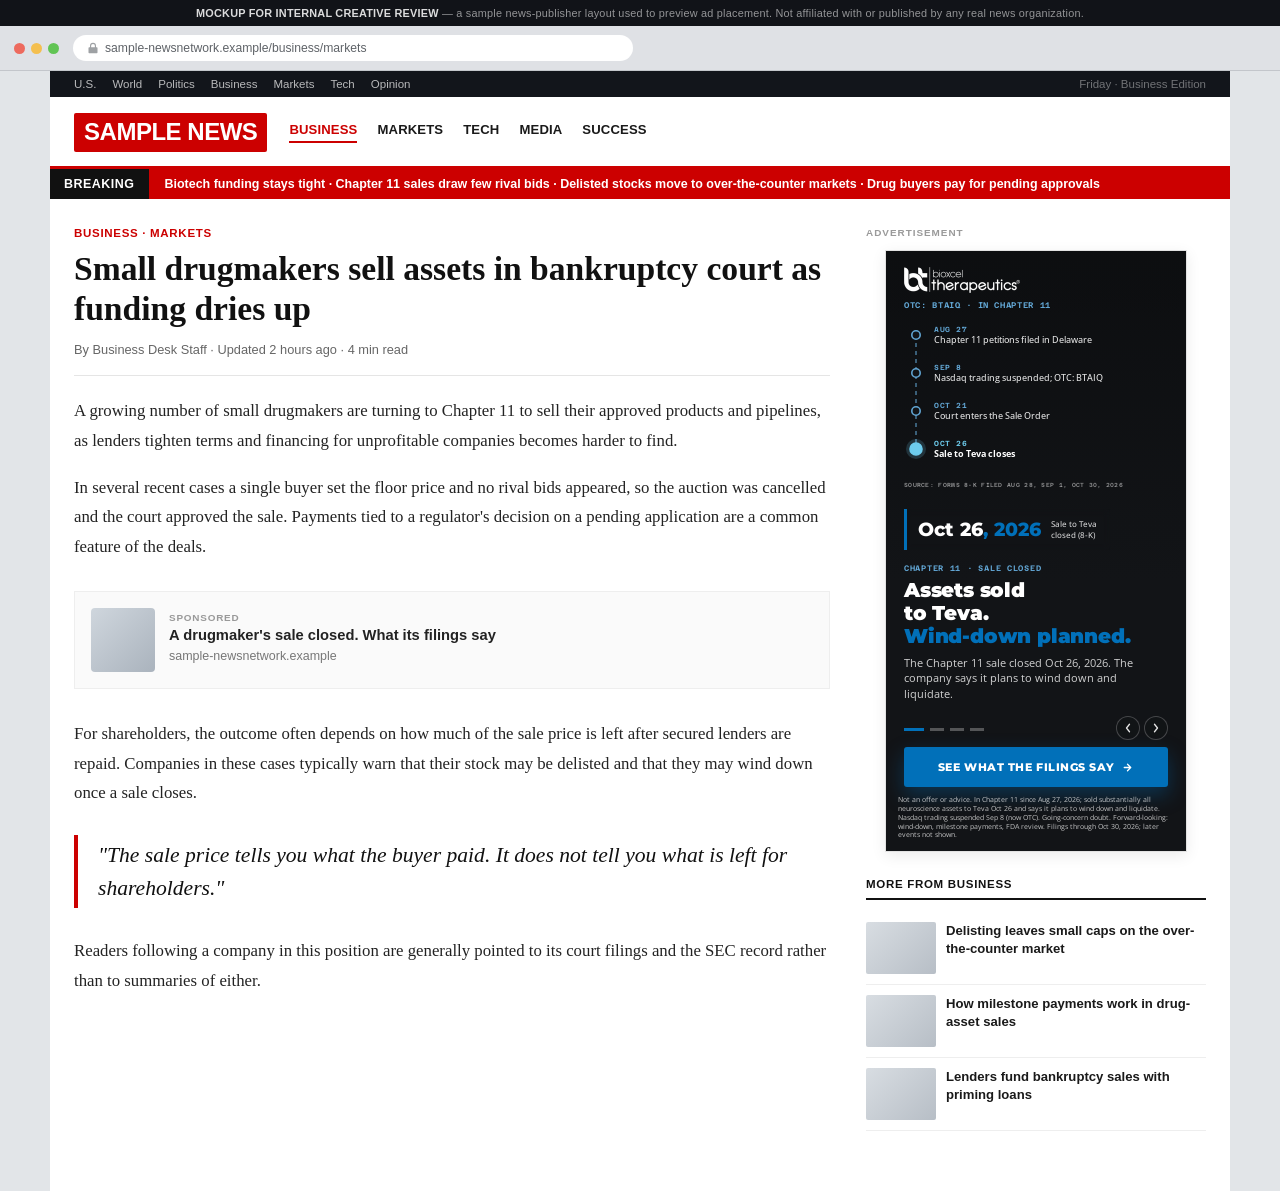
<file: context-preview/news.html>
<!DOCTYPE html>
<html lang="en">
<head>
<meta name="robots" content="noindex,nofollow">
<meta charset="UTF-8">
<meta name="viewport" content="width=device-width,initial-scale=1">
<title>In-Context Preview — Sample News Publisher Page</title>
<link rel="icon" href="data:,">
<style>
  * { margin:0; padding:0; box-sizing:border-box; }
  html, body { background:#e2e5e8; font-family:Helvetica, Arial, sans-serif; }

  /* ---- disclaimer strip ---- */
  #disclaimer {
    background:#111318;
    color:rgba(255,255,255,0.55);
    font-size:0.68rem;
    letter-spacing:0.02em;
    text-align:center;
    padding:7px 12px;
  }
  #disclaimer strong { color:rgba(255,255,255,0.85); }

  /* ---- fake browser chrome ---- */
  #browser-chrome {
    background:#dfe1e5;
    border-bottom:1px solid #c3c6cb;
    padding:9px 14px;
    display:flex;
    align-items:center;
    gap:14px;
  }
  #traffic-lights { display:flex; gap:6px; flex:0 0 auto; }
  #traffic-lights span { width:11px; height:11px; border-radius:50%; display:inline-block; }
  #traffic-lights span:nth-child(1){ background:#ed6a5e; }
  #traffic-lights span:nth-child(2){ background:#f4bf4f; }
  #traffic-lights span:nth-child(3){ background:#61c454; }
  #url-bar {
    flex:1 1 auto;
    background:#fff;
    border-radius:14px;
    padding:6px 14px;
    font-size:0.76rem;
    color:#5f6368;
    display:flex;
    align-items:center;
    gap:6px;
    max-width:560px;
  }
  #url-bar svg { flex:0 0 auto; opacity:0.6; }

  /* ---- site wrapper ---- */
  #site { background:#fff; max-width:1180px; margin:0 auto; }

  /* utility nav */
  #utility-nav {
    background:#12151b;
    color:rgba(255,255,255,0.7);
    font-size:0.72rem;
    display:flex;
    align-items:center;
    justify-content:space-between;
    padding:7px 24px;
  }
  #utility-nav .links { display:flex; gap:16px; }
  #utility-nav .links span:hover { color:#fff; }
  #utility-nav .meta { color:rgba(255,255,255,0.4); }

  /* masthead */
  #masthead {
    display:flex;
    align-items:center;
    gap:22px;
    padding:16px 24px 14px;
    border-bottom:3px solid #cc0000;
  }
  #logo {
    background:#cc0000;
    color:#fff;
    font-weight:900;
    font-size:1.5rem;
    letter-spacing:-0.02em;
    padding:5px 10px 6px;
    border-radius:2px;
    font-family:Arial, Helvetica, sans-serif;
  }
  #masthead nav { display:flex; gap:20px; flex:1; }
  #masthead nav span {
    font-size:0.82rem;
    font-weight:700;
    color:#1a1a1a;
    text-transform:uppercase;
    letter-spacing:0.01em;
    cursor:default;
  }
  #masthead nav span.active { color:#cc0000; border-bottom:2px solid #cc0000; padding-bottom:4px; }

  /* breaking ticker */
  #ticker {
    background:#cc0000;
    color:#fff;
    display:flex;
    align-items:center;
    font-size:0.78rem;
    font-weight:600;
    overflow:hidden;
    white-space:nowrap;
  }
  #ticker .badge {
    background:#111;
    padding:8px 14px;
    font-weight:900;
    letter-spacing:0.04em;
    flex:0 0 auto;
  }
  #ticker .feed { padding:8px 16px; }

  /* content grid */
  #content {
    display:grid;
    grid-template-columns:1fr 340px;
    gap:36px;
    padding:28px 24px 60px;
  }

  article .eyebrow {
    color:#cc0000;
    font-size:0.72rem;
    font-weight:800;
    letter-spacing:0.06em;
    text-transform:uppercase;
    margin-bottom:10px;
  }
  article h1 {
    font-family:Georgia, 'Times New Roman', serif;
    font-size:2.1rem;
    line-height:1.18;
    color:#111;
    margin-bottom:14px;
  }
  article .byline {
    font-size:0.8rem;
    color:#666;
    margin-bottom:20px;
    padding-bottom:18px;
    border-bottom:1px solid #e5e5e5;
  }
  article p {
    font-family:Georgia, 'Times New Roman', serif;
    font-size:1.05rem;
    line-height:1.75;
    color:#232323;
    margin-bottom:18px;
  }
  article .pull-quote {
    font-family:Georgia, 'Times New Roman', serif;
    font-style:italic;
    font-size:1.35rem;
    line-height:1.5;
    color:#111;
    border-left:4px solid #cc0000;
    padding:4px 0 4px 20px;
    margin:28px 0;
  }
  .native-slot {
    margin:30px 0;
    border:1px solid #eee;
    background:#fafafa;
    padding:16px;
    display:flex;
    gap:14px;
    align-items:center;
  }
  .native-slot .swatch { width:64px; height:64px; border-radius:4px; background:linear-gradient(135deg,#cfd6dd,#aab3bd); flex:0 0 auto; }
  .native-slot .txt .tag { font-size:0.62rem; font-weight:800; letter-spacing:0.08em; color:#999; text-transform:uppercase; margin-bottom:4px; }
  .native-slot .txt h4 { font-size:0.92rem; color:#222; margin-bottom:3px; }
  .native-slot .txt p { font-size:0.78rem; color:#777; margin:0; font-family:Helvetica, Arial, sans-serif; }

  /* right rail */
  aside { display:flex; flex-direction:column; align-items:center; gap:10px; }
  aside .sponsor-label {
    align-self:flex-start;
    font-size:0.62rem;
    font-weight:800;
    letter-spacing:0.1em;
    text-transform:uppercase;
    color:#9a9a9a;
    margin-bottom:2px;
  }
  #ad-slot {
    width:302px;    /* 300 + the 1px border each side (border-box), so the 300x600 banner isn't clipped */
    height:602px;
    border:1px solid #e2e2e2;
    box-shadow:0 4px 14px rgba(0,0,0,0.08);
    overflow:hidden;
    background:#000;
  }
  #ad-slot iframe { width:300px; height:600px; border:0; display:block; }

  .rail-more {
    align-self:stretch;
    margin-top:16px;
  }
  .rail-more .heading {
    font-size:0.72rem;
    font-weight:800;
    letter-spacing:0.06em;
    text-transform:uppercase;
    color:#111;
    border-bottom:2px solid #111;
    padding-bottom:8px;
    margin-bottom:12px;
  }
  .rail-item {
    display:flex;
    gap:10px;
    padding:10px 0;
    border-bottom:1px solid #eee;
  }
  .rail-item .thumb { width:70px; height:52px; border-radius:2px; background:linear-gradient(135deg,#d8dde2,#b7bec6); flex:0 0 auto; }
  .rail-item p { font-family:Helvetica, Arial, sans-serif; font-size:0.82rem; line-height:1.35; color:#1a1a1a; font-weight:600; }

  @media (max-width:900px) {
    #content { grid-template-columns:1fr; }
    aside { align-items:stretch; }
    #ad-slot { margin:0 auto; }
  }
</style>
</head>
<body>

<div id="disclaimer">
  <strong>MOCKUP FOR INTERNAL CREATIVE REVIEW</strong> — a sample news-publisher layout used to preview ad placement. Not affiliated with or published by any real news organization.
</div>

<div id="browser-chrome">
  <div id="traffic-lights"><span></span><span></span><span></span></div>
  <div id="url-bar">
    <svg width="12" height="12" viewBox="0 0 16 16"><path d="M8 1a4 4 0 00-4 4v2H3a1 1 0 00-1 1v6a1 1 0 001 1h10a1 1 0 001-1V8a1 1 0 00-1-1h-1V5a4 4 0 00-4-4zm-2.5 6V5a2.5 2.5 0 015 0v2h-5z" fill="currentColor"/></svg>
    sample-newsnetwork.example/business/markets
  </div>
</div>

<div id="site">
  <div id="utility-nav">
    <div class="links">
      <span>U.S.</span><span>World</span><span>Politics</span><span>Business</span><span>Markets</span><span>Tech</span><span>Opinion</span>
    </div>
    <div class="meta">Friday · Business Edition</div>
  </div>

  <div id="masthead">
    <div id="logo">SAMPLE&nbsp;NEWS</div>
    <nav>
      <span class="active">Business</span>
      <span>Markets</span>
      <span>Tech</span>
      <span>Media</span>
      <span>Success</span>
    </nav>
  </div>

  <div id="ticker">
    <span class="badge">BREAKING</span>
    <span class="feed">Biotech funding stays tight · Chapter 11 sales draw few rival bids · Delisted stocks move to over-the-counter markets · Drug buyers pay for pending approvals</span>
  </div>

  <div id="content">
    <article>
      <div class="eyebrow">Business · Markets</div>
      <h1>Small drugmakers sell assets in bankruptcy court as funding dries up</h1>
      <div class="byline">By Business Desk Staff · Updated 2 hours ago · 4 min read</div>

      <p>A growing number of small drugmakers are turning to Chapter 11 to sell their approved products and pipelines, as lenders tighten terms and financing for unprofitable companies becomes harder to find.</p>

      <p>In several recent cases a single buyer set the floor price and no rival bids appeared, so the auction was cancelled and the court approved the sale. Payments tied to a regulator&#x27;s decision on a pending application are a common feature of the deals.</p>

      <div class="native-slot">
        <div class="swatch"></div>
        <div class="txt">
          <div class="tag">Sponsored</div>
          <h4>A drugmaker&#x27;s sale closed. What its filings say</h4>
          <p>sample-newsnetwork.example</p>
        </div>
      </div>

      <p>For shareholders, the outcome often depends on how much of the sale price is left after secured lenders are repaid. Companies in these cases typically warn that their stock may be delisted and that they may wind down once a sale closes.</p>

      <div class="pull-quote">"The sale price tells you what the buyer paid. It does not tell you what is left for shareholders."</div>

      <p>Readers following a company in this position are generally pointed to its court filings and the SEC record rather than to summaries of either.</p>
    </article>

    <aside>
      <div class="sponsor-label">Advertisement</div>
      <div id="ad-slot">
        <iframe id="ad-frame" title="Sample ad placement" scrolling="no"></iframe>
      </div>

      <div class="rail-more">
        <div class="heading">More From Business</div>
        <div class="rail-item"><div class="thumb"></div><p>Delisting leaves small caps on the over-the-counter market</p></div>
        <div class="rail-item"><div class="thumb"></div><p>How milestone payments work in drug-asset sales</p></div>
        <div class="rail-item"><div class="thumb"></div><p>Lenders fund bankruptcy sales with priming loans</p></div>
      </div>
    </aside>
  </div>
</div>

<script>
  var CONCEPTS = {
    a: '../concept-a-photo/index.html',
    b: '../concept-b-editorial/index.html',
    c: '../concept-c-dashboard/index.html',
    d: '../concept-d-corporate/index.html'
  }
  var params = new URLSearchParams(window.location.search)
  var concept = params.get('concept')
  if (!CONCEPTS[concept]) concept = 'a'
  document.getElementById('ad-frame').src = CONCEPTS[concept]
</script>

</body>
</html>
</file>
<file: concept-a-photo/style.css>
/* ── Brand tokens — the ONLY place colors are defined. Set --dark,
   --navy, --accent and --gold from the company's real site; the rest
   derive from them (color-mix: Chrome 111+ / Safari 16.2+). ── */
:root {
  --dark:      #121417;
  --dark-2:    color-mix(in srgb, var(--dark) 70%, black);
  --navy:      #272f38;
  --accent:    #0170b9;
  --accent-d:  color-mix(in srgb, var(--accent) 82%, black);
  --accent-lt: color-mix(in srgb, var(--accent) 62%, white);
  --gold:      #6dcced;
  --gold-d:    color-mix(in srgb, var(--gold) 85%, black);
  --white:     #ffffff;
  --cta-ink:   var(--white);  /* text on the accent CTA — set to var(--dark-2) if white fails contrast on a light accent */
  --font-head: 'Montserrat', system-ui, sans-serif;
  --font:      'Open Sans', system-ui, sans-serif;
  --mono:      'Azeret Mono', ui-monospace, SFMono-Regular, Menlo, Consolas, 'Liberation Mono', monospace;
  --ease:      cubic-bezier(0.16,1,0.3,1);
}

* { margin:0; padding:0; box-sizing:border-box; }
html, body { width:300px; height:600px; overflow:hidden; background:var(--dark); }
body { font-family:var(--font); -webkit-font-smoothing:antialiased; }
a { text-decoration:none; color:inherit; }
button { border:0; background:none; font:inherit; color:inherit; cursor:pointer; -webkit-tap-highlight-color:transparent; }

/* ── Canvas ─────────────────────────────────────────────────────────
   Fixed 300x600 stage. A crossfading slide stack sits at the bottom of
   the z-order; persistent chrome (logo, nav, stats, CTA) is pinned on
   top of it and never rotates — same "fixed shell / rotating cards"
   split the Knorex reference banner used with royalSlider. */
#banner {
  position:relative;
  width:300px;
  height:600px;
  overflow:hidden;
  cursor:pointer;
  background:var(--dark);
}

/* ── Slide stack ────────────────────────────────────────────────── */
#slides { position:absolute; inset:0; z-index:1; }

.slide {
  position:absolute;
  inset:0;
  opacity:0;
  z-index:1;
  pointer-events:none;
  transition:opacity 0.9s ease;
}
.slide.active { opacity:1; z-index:2; pointer-events:auto; }

.slide-bg {
  position:absolute;
  top:0; left:0;
  width:100%; height:100%;
  object-fit:cover;
  object-position:center 20%;
  z-index:1;
  animation:kenburns 7s ease-out infinite alternate;
  user-select:none;
  -webkit-user-drag:none;
}
@keyframes kenburns {
  from { transform:scale(1); }
  to   { transform:scale(1.09); }
}

.slide-scrim-top, .slide-scrim-bottom {
  position:absolute;
  left:0; right:0;
  z-index:2;
  pointer-events:none;
}
.slide-scrim-top {
  top:0; height:190px;
  background:linear-gradient(180deg, color-mix(in srgb, var(--dark-2) 94%, transparent) 0%, color-mix(in srgb, var(--dark-2) 62%, transparent) 55%, color-mix(in srgb, var(--dark-2) 0%, transparent) 100%);
}
.slide-scrim-bottom {
  bottom:0; height:336px;
  background:linear-gradient(0deg, var(--dark) 0%, color-mix(in srgb, var(--dark) 93%, transparent) 42%, color-mix(in srgb, var(--dark) 0%, transparent) 100%);
}

.slide-copy {
  position:absolute;
  inset:0;
  z-index:3;
  transform:translateY(12px);
  transition:transform 0.9s var(--ease);
}
.slide.active .slide-copy { transform:translateY(0); }

/* Floating mid-image stat chip (per slide) */
.mid-chip {
  position:absolute;
  top:258px; left:18px;
  display:flex;
  align-items:center;
  gap:10px;
  padding:9px 13px 9px 11px;
  background:color-mix(in srgb, var(--dark) 58%, transparent);
  border-left:3px solid var(--accent);
  border-radius:0 3px 3px 0;
  backdrop-filter:blur(3px);
  -webkit-backdrop-filter:blur(3px);
}
.chip-num {
  font-family:var(--font-head);
  font-weight:800;
  font-size:19px;
  color:var(--white);
  white-space:nowrap;
}
.chip-num em { font-style:normal; color:var(--accent); }
.chip-label {
  font-family:var(--font);
  font-size:8.4px;
  line-height:1.25;
  font-weight:500;
  color:rgba(255,255,255,0.82);
}

/* Rotating headline block, pinned above the fixed bottom bar */
.copy-bottom {
  position:absolute;
  left:0; right:0;
  bottom:150px;
  padding:0 18px;
}
.kicker {
  font-family:var(--mono);
  font-weight:600;
  font-size:8px;
  letter-spacing:0.09em;
  text-transform:uppercase;
  color:var(--accent-lt);
  margin-bottom:6px;
}
.copy-bottom h1 {
  font-family:var(--font-head);
  font-weight:900;
  font-size:20px;
  line-height:1.14;
  letter-spacing:-0.01em;
  color:var(--white);
}
.copy-bottom h1 em { font-style:normal; color:var(--accent); }
.copy-bottom p {
  margin-top:7px;
  font-size:11px;
  line-height:1.4;
  color:rgba(255,255,255,0.8);
  max-width:255px;
}

/* ── Persistent chrome (never rotates) ─────────────────────────── */
#top-bar {
  position:absolute;
  top:0; left:0; right:0;
  z-index:5;
  display:flex;
  flex-direction:column;
  gap:7px;
  padding:16px 18px 0;
}
#logo { display:flex; align-items:center; gap:7px; }
#logo .lockup { width:116px; height:26px; display:block; }
#wordmark {
  font-family:var(--font-head);
  font-weight:800;
  font-size:13.5px;
  letter-spacing:0.01em;
  color:var(--white);
}
#eyebrow {
  font-family:var(--mono);
  font-weight:600;
  font-size:8.2px;
  letter-spacing:0.08em;
  color:var(--accent-lt);
}

.nav-arrow {
  position:absolute;
  top:-6px;
  width:24px; height:24px;
  z-index:5;
  display:flex;
  align-items:center;
  justify-content:center;
  background:color-mix(in srgb, var(--dark) 45%, transparent);
  border:1px solid rgba(255,255,255,0.22);
  border-radius:50%;
  color:rgba(255,255,255,0.9);
  transition:background .2s ease, transform .15s ease;
}
.nav-arrow svg { width:12px; height:12px; }
.nav-arrow:active { transform:scale(0.9); background:color-mix(in srgb, var(--accent) 55%, transparent); }
#arrow-prev { right:46px; }
#arrow-next { right:18px; }

#bottom-fixed {
  position:absolute;
  left:0; right:0; bottom:0;
  z-index:5;
  padding:0 18px 12px;
}

#dots {
  display:flex;
  gap:6px;
  margin-bottom:10px;
}
.dot {
  width:14px; height:3px;
  border-radius:2px;
  background:rgba(255,255,255,0.28);
  transition:background .3s ease, width .3s ease;
  padding:6px 0;
  background-clip:content-box;
  box-sizing:content-box;
}
.dot.active { background-color:var(--accent); width:20px; }  /* background-color, not the shorthand: the shorthand resets background-clip and paints the whole 15px hit area as a square */

#cta {
  margin-top:0;
  display:flex;
  align-items:center;
  justify-content:center;
  gap:7px;
  width:100%;
  height:40px;
  background:var(--accent);
  border-radius:3px;
  color:var(--cta-ink);
  font-family:var(--font-head);
  font-weight:800;
  font-size:11px;
  letter-spacing:0.05em;
  text-transform:uppercase;
  box-shadow:0 8px 20px color-mix(in srgb, var(--accent) 35%, transparent);
  animation:cta-pulse 1.8s ease-in-out 2.6s 6;
}
#cta-arrow { width:13px; height:13px; }

/* Required disclosure line under the CTA */
#disclosure {
  margin:8px -6px 0;
  font-family:var(--font);
  font-size:7.3px;
  letter-spacing:0;
  line-height:1.2;
  text-align:left;
  color:rgba(255,255,255,0.74);
}
@keyframes cta-pulse {
  0%, 100% { box-shadow:0 8px 20px color-mix(in srgb, var(--accent) 35%, transparent); }
  50%      { box-shadow:0 8px 26px color-mix(in srgb, var(--accent) 65%, transparent), 0 0 0 5px color-mix(in srgb, var(--accent) 12%, transparent); }
}

/* ── Entrance sequence (initial load only) ─────────────────────── */
.reveal {
  opacity:0;
  transform:translateY(14px);
  transition:opacity .7s var(--ease), transform .7s var(--ease);
}
#banner.is-live .reveal { opacity:1; transform:none; }
#top-bar[data-delay="0"] { transition-delay:.05s; }
#bottom-fixed[data-delay="4"] { transition-delay:.55s; }

#click-tag-wrapper { position:absolute; width:0; height:0; overflow:hidden; }

@media (prefers-reduced-motion: reduce) {
  .slide-bg { animation:none; }
  #cta { animation:none; }
  .reveal { transition-duration:.01s; transition-delay:0s !important; }
  .slide, .slide-copy { transition-duration:.2s; }
}


/* ── Motif art (IR page drawing language on dark) ───────────────── */
.slide-bg.motif { animation:none; background:linear-gradient(180deg, var(--dark-2) 0%, var(--dark) 55%, var(--dark) 100%); }
.slide-bg.motif svg { position:absolute; top:0; left:0; }
.slide-scrim-top { height:64px; }
.motif .m-rail { fill:none; stroke:var(--accent-lt); stroke-width:1.4; stroke-dasharray:4 4; opacity:.75; }
.motif .m-node { fill:var(--dark); stroke:var(--accent-lt); stroke-width:1.6; }
.motif .m-node.now { fill:var(--gold); stroke:var(--gold); }
.motif .m-halo { fill:color-mix(in srgb, var(--gold) 18%, transparent); }
.motif .m-date { font-family:var(--mono); font-weight:600; font-size:7.4px; letter-spacing:0.08em; fill:var(--accent-lt); }
.motif .m-date.now { fill:var(--gold); }
.motif .m-lab { font-family:var(--font); font-weight:500; font-size:8.6px; fill:rgba(255,255,255,0.88); }
.motif .m-lab.strong { font-weight:700; fill:#fff; }
.motif .m-lab.dim { fill:rgba(255,255,255,0.68); }
.motif .m-src { font-family:var(--mono); font-weight:500; font-size:5.9px; letter-spacing:0.05em; fill:rgba(255,255,255,0.55); }
.motif .m-bar.paid { fill:var(--accent); }
.motif .m-bar.cont { fill:url(#hatch); stroke:var(--accent-lt); stroke-width:1.2; stroke-dasharray:4 3; }
.motif .m-bv { font-family:var(--font-head); font-weight:800; font-size:11.5px; fill:#fff; }
.motif .m-hair { fill:none; stroke:rgba(255,255,255,0.22); stroke-width:1; }
.motif-photo, .slide-bg.motif .m-photo { position:absolute; top:100px; left:0; width:300px; height:106px; display:block; object-fit:cover; }
</file>
<file: concept-b-editorial/style.css>
/* ── Brand tokens — the ONLY place colors are defined. Set --accent,
   --ink and --gold from the company's real site (hex or oklch); every
   other surface/tint derives from them. ── */
:root {
  --accent:       #0170b9;
  --ink:          #212429;
  --gold:         #6dcced;
  --accent-lt:    color-mix(in oklch, var(--accent) 60%, white);
  --accent-ink:   color-mix(in oklch, var(--accent) 72%, black);
  --accent-ink-d: color-mix(in oklch, var(--accent) 62%, black);
  --accent-lo:    color-mix(in oklch, var(--accent) 14%, transparent);
  --deep:         color-mix(in oklch, var(--ink) 80%, black);
  --paper:        color-mix(in oklch, var(--ink) 2%, white);
  --tint:         color-mix(in oklch, var(--accent) 7%, white);
  --tint-2:       color-mix(in oklch, var(--accent) 24%, white);
  --card:         #ffffff;
  --text-mid:     color-mix(in oklch, var(--ink) 62%, white);
  --line:         color-mix(in oklch, var(--ink) 15%, transparent);
  --serif: 'Montserrat', system-ui, sans-serif;
  --sans:  'Open Sans', system-ui, sans-serif;
  --mono:  'Azeret Mono', ui-monospace, SFMono-Regular, Menlo, Consolas, 'Liberation Mono', monospace;
  --ease:  cubic-bezier(0.22, 1, 0.36, 1);
}

* { margin:0; padding:0; box-sizing:border-box; }
html, body { width:300px; height:600px; overflow:hidden; background:var(--paper); }
body { font-family:var(--sans); color:var(--ink); -webkit-font-smoothing:antialiased; }
a { text-decoration:none; color:inherit; }
button { border:0; background:none; font:inherit; color:inherit; cursor:pointer; -webkit-tap-highlight-color:transparent; }

#banner {
  position:relative;
  width:300px;
  height:600px;
  overflow:hidden;
  cursor:pointer;
  background:var(--paper);
}

#top-rule {
  position:absolute;
  top:0; left:0; right:0;
  height:3px;
  z-index:6;
  background:linear-gradient(90deg, var(--accent-ink), var(--gold));
}

/* ── Persistent top chrome ──────────────────────────────────────── */
#top-bar {
  position:absolute;
  top:3px; left:0; right:0;
  z-index:5;
  background:var(--paper);
  border-bottom:1px solid var(--line);
  padding:11px 18px 9px;
  display:flex;
  flex-direction:column;
  gap:6px;
}
#logo { display:flex; align-items:center; gap:7px; }
.lockup { width:116px; height:26px; display:block; }
#wordmark {
  font-family:var(--sans);
  font-weight:800;
  font-size:13px;
  letter-spacing:0.01em;
  color:var(--ink);
}
#masthead {
  font-family:var(--mono);
  font-size:7.6px;
  font-weight:500;
  letter-spacing:0.1em;
  color:var(--text-mid);
}

/* ── Slide stack ────────────────────────────────────────────────── */
#slides { position:absolute; top:67px; left:0; right:0; bottom:161px; z-index:1; overflow:hidden; }

.slide {
  position:absolute; inset:0;
  opacity:0;
  z-index:1;
  pointer-events:none;
  transition:opacity 0.8s ease;
}
.slide.active { opacity:1; z-index:2; pointer-events:auto; }

.slide-copy {
  padding:16px 18px 0;
  transform:translateY(10px);
  transition:transform 0.8s var(--ease);
}
.slide.active .slide-copy { transform:translateY(0); }

.eyebrow {
  font-family:var(--mono);
  font-size:9.5px;
  font-weight:500;
  letter-spacing:0.13em;
  text-transform:uppercase;
  color:var(--accent-ink);
  display:flex;
  align-items:center;
  gap:7px;
  margin-bottom:9px;
}
.eyebrow::before {
  content:'';
  width:6px; height:6px;
  border-radius:50%;
  background:var(--accent);
  flex:none;
}

.slide-copy h1 {
  font-family:var(--serif);
  font-weight:800;
  font-size:20px;
  line-height:1.17;
  letter-spacing:-0.015em;
  color:var(--ink);
}
.slide-copy h1 em { font-style:normal; color:var(--accent-ink); }

.lead {
  margin-top:8px;
  font-family:var(--sans);
  font-size:10.8px;
  line-height:1.44;
  color:var(--text-mid);
}

/* ── "Figure" schematic card, matching the site's plate component ─ */
.fig-card {
  margin-top:13px;
  border:1px solid var(--line);
  border-radius:2px;
  background:var(--card);
  overflow:hidden;
}
.fig-bar {
  display:flex;
  justify-content:space-between;
  align-items:center;
  gap:8px;
  padding:6px 10px;
  background:var(--ink);
  color:#fff;
  font-family:var(--mono);
  font-size:6.6px;
  font-weight:500;
  letter-spacing:0.12em;
  text-transform:uppercase;
}
.fig-bar span:last-child { color:var(--accent-lt); }
.fig-body { padding:9px 11px 5px; }
.fig-body svg { width:100%; height:auto; display:block; }

/* figure line-art */
.fig-node rect { fill:var(--ink); }
.fig-rail { fill:none; stroke:var(--text-mid); stroke-width:1.6; }
.fig-ghost { fill:none; stroke:var(--tint-2); stroke-width:2; }
.fig-mark { fill:none; stroke-width:10.5; stroke-linecap:round; }
.fig-mark.a { stroke:var(--accent); }
.fig-mark.b { stroke:var(--ink); }
.fig-gold { fill:var(--gold); }

.fig-mesh line { stroke:var(--accent-lt); stroke-width:1; opacity:0.7; }
.fig-dot circle { fill:var(--accent-ink); }
.fig-hub { fill:var(--gold); stroke:var(--ink); stroke-width:1.4; }

.fig-step rect { fill:var(--tint); stroke:var(--line); stroke-width:1; }
.fig-step.accent rect { fill:var(--accent-lo); stroke:var(--accent-ink); }
.fig-step.gold rect { fill:var(--tint); stroke:var(--gold); }
.fig-step text {
  font-family:var(--mono);
  font-size:8.6px;
  font-weight:700;
  letter-spacing:0.01em;
  fill:var(--ink);
}
.fig-arrow { fill:none; stroke:var(--text-mid); stroke-width:1.6; stroke-linecap:round; stroke-linejoin:round; }

.fig-base { stroke:var(--line); stroke-width:1; }
.fig-bar-prior { fill:var(--tint-2); }
.fig-bar-now { fill:var(--accent-ink); }
.fig-bar-label { font-family:var(--mono); font-size:9px; font-weight:600; fill:var(--text-mid); }
.fig-bar-label.strong { fill:var(--accent-ink); font-weight:700; font-size:10px; }
.fig-bar-year { font-family:var(--mono); font-size:7.5px; fill:var(--text-mid); letter-spacing:0.04em; }

/* key-fact row, matching the site's .kf definition-list pattern */
.kf {
  margin-top:9px;
  padding-top:8px;
  border-top:1px solid var(--line);
  display:flex;
  justify-content:space-between;
  align-items:baseline;
}
.kf dt {
  font-family:var(--mono);
  font-size:7.8px;
  font-weight:500;
  letter-spacing:0.1em;
  text-transform:uppercase;
  color:var(--text-mid);
}
.kf dd {
  display:flex;
  flex-direction:column;
  align-items:flex-end;
  gap:2px;
  font-family:var(--mono);
  font-size:13px;
  font-weight:700;
  color:var(--ink);
  text-align:right;
}
.kf dd em {
  font-style:normal;
  font-weight:600;
  font-size:7.6px;
  letter-spacing:0.03em;
  color:var(--accent-ink);
}

/* ── Nav arrows ─────────────────────────────────────────────────── */
.nav-arrow {
  flex:none;
  width:22px; height:22px;
  display:flex;
  align-items:center;
  justify-content:center;
  background:transparent;
  border:1px solid rgba(255,255,255,0.3);
  border-radius:50%;
  color:rgba(255,255,255,0.92);
  transition:transform 0.15s ease, background 0.2s ease;
}
.nav-arrow svg { width:11px; height:11px; }
.nav-arrow:active { transform:scale(0.9); background:color-mix(in oklch, var(--accent) 55%, transparent); }
#arrow-prev { margin-left:auto; }

/* ── Persistent dark band: dots + CTA ───────────────────────────── */
#dots {
  position:absolute;
  left:0; right:0; bottom:127px;
  z-index:5;
  background:var(--deep);
  display:flex;
  align-items:center;
  gap:6px;
  padding:7px 18px 4px;
}
.dot {
  width:13px; height:3px;
  border-radius:2px;
  background:oklch(1 0 0 / 0.28);
  padding:6px 0;
  background-clip:content-box;
  box-sizing:content-box;
  transition:background 0.3s ease, width 0.3s ease;
}
.dot.active { background-color:var(--accent); width:19px; }  /* background-color, not the shorthand: the shorthand resets background-clip and paints the whole hit area as a square */

#bottom-fixed {
  position:absolute;
  left:0; right:0; bottom:0;
  z-index:5;
  background:var(--deep);
  padding:6px 18px 10px;
}
#bf-line {
  font-family:var(--mono);
  font-size:7.4px;
  font-weight:500;
  letter-spacing:0.11em;
  color:color-mix(in oklch, var(--accent-lt) 75%, transparent);
  margin-bottom:7px;
}
#cta {
  display:flex;
  align-items:center;
  justify-content:center;
  gap:7px;
  width:100%;
  height:42px;
  background:var(--accent);
  border-radius:3px;
  color:var(--deep);
  font-family:var(--sans);
  font-weight:700;
  font-size:12px;
  letter-spacing:0.01em;
  box-shadow:0 8px 20px color-mix(in oklch, var(--accent) 30%, transparent);
  animation:cta-pulse 1.8s ease-in-out 2.6s 6;
}
#cta-arrow { width:13px; height:13px; }

/* Required disclosure line under the CTA */
#fls {
  margin:7px -6px 0;
  font-family:var(--sans);
  font-size:7.3px;
  letter-spacing:0;
  line-height:1.2;
  text-align:left;
  color:rgba(255,255,255,0.72);
}
@keyframes cta-pulse {
  0%, 100% { box-shadow:0 8px 20px color-mix(in oklch, var(--accent) 30%, transparent); }
  50%      { box-shadow:0 8px 26px color-mix(in oklch, var(--accent) 55%, transparent), 0 0 0 5px color-mix(in oklch, var(--accent) 16%, transparent); }
}

/* ── Entrance sequence (initial load only) ─────────────────────── */
.reveal { opacity:0; transform:translateY(12px); transition:opacity .7s var(--ease), transform .7s var(--ease); }
#banner.is-live .reveal { opacity:1; transform:none; }
#top-bar[data-delay="0"] { transition-delay:.05s; }
#dots.reveal { transition-delay:.5s; }
#bottom-fixed[data-delay="1"] { transition-delay:.6s; }

#click-tag-wrapper { position:absolute; width:0; height:0; overflow:hidden; }

@media (prefers-reduced-motion: reduce) {
  #cta { animation:none; }
  .reveal { transition-duration:.01s; transition-delay:0s !important; }
  .slide, .slide-copy { transition-duration:.2s; }
}


/* ── Figure art additions: dashed rail, hatched contingent bar, boxes ── */
.fig-dash { fill:none; stroke:var(--accent); stroke-width:1.4; stroke-dasharray:4 4; }
.fig-pt { fill:var(--card); stroke:var(--accent-ink); stroke-width:1.6; }
.fig-pt.now { fill:var(--gold); stroke:var(--accent-ink); }
.fig-halo { fill:color-mix(in oklch, var(--gold) 28%, transparent); }
.fig-note { font-family:var(--sans); font-size:7.6px; font-weight:500; fill:var(--text-mid); }
.fig-note.strong { fill:var(--ink); font-weight:700; }
.fig-note.l { fill:var(--ink); font-size:7.9px; }
.fig-note.dim { fill:var(--text-mid); }
.fig-bar-year.strong { fill:var(--accent-ink); font-weight:600; }
.fig-hbar.paid { fill:var(--accent-ink); }
.fig-hbar.cont { fill:url(#hatch-b); stroke:var(--accent-ink); stroke-width:1.2; stroke-dasharray:4 3; }
.fig-box { stroke-width:1.2; }
.fig-box.sold { fill:var(--accent-lo); stroke:var(--accent-ink); }
.fig-box.kept { fill:var(--tint); stroke:var(--accent-ink); stroke-dasharray:4 3; }

.fig-hbar.cont + .fig-bar-label { paint-order:stroke; stroke:#fff; stroke-width:3px; stroke-linejoin:round; }
</file>
<file: concept-c-dashboard/style.css>
/* ── Brand tokens — the ONLY place colors are defined. Set --dark,
   --navy, --accent and --gold from the company's real site; the rest
   derive from them (color-mix: Chrome 111+ / Safari 16.2+). ── */
:root {
  --dark:      #121417;
  --dark-2:    color-mix(in srgb, var(--dark) 70%, black);
  --navy:      #272f38;
  --accent:    #0170b9;
  --accent-d:  color-mix(in srgb, var(--accent) 82%, black);
  --accent-lt: color-mix(in srgb, var(--accent) 62%, white);
  --gold:      #6dcced;
  --gold-d:    color-mix(in srgb, var(--gold) 85%, black);
  --white:     #ffffff;
  --cta-ink:   var(--white);  /* text on the accent CTA — set to var(--dark-2) if white fails contrast on a light accent */
  --font-head: 'Montserrat', system-ui, sans-serif;
  --font:      'Open Sans', system-ui, sans-serif;
  --mono:      'Azeret Mono', ui-monospace, SFMono-Regular, Menlo, Consolas, 'Liberation Mono', monospace;
  --ease:      cubic-bezier(0.16,1,0.3,1);
}

* { margin:0; padding:0; box-sizing:border-box; }
html, body { width:300px; height:600px; overflow:hidden; background:var(--dark); }
body { font-family:var(--font); -webkit-font-smoothing:antialiased; }
a { text-decoration:none; color:inherit; }
button { border:0; background:none; font:inherit; color:inherit; cursor:pointer; -webkit-tap-highlight-color:transparent; }

/* ── Canvas ─────────────────────────────────────────────────────────
   Fixed 300x600 stage. A crossfading slide stack sits at the bottom of
   the z-order; persistent chrome (logo, nav, stats, CTA) is pinned on
   top of it and never rotates — same "fixed shell / rotating cards"
   split the Knorex reference banner used with royalSlider. */
#banner {
  position:relative;
  width:300px;
  height:600px;
  overflow:hidden;
  cursor:pointer;
  background:var(--dark);
}

/* ── Slide stack ────────────────────────────────────────────────── */
#slides { position:absolute; inset:0; z-index:1; }

.slide {
  position:absolute;
  inset:0;
  opacity:0;
  z-index:1;
  pointer-events:none;
  transition:opacity 0.9s ease;
}
.slide.active { opacity:1; z-index:2; pointer-events:auto; }

.slide-bg {
  position:absolute;
  top:0; left:0;
  width:100%; height:100%;
  object-fit:cover;
  object-position:center 20%;
  z-index:1;
  animation:kenburns 7s ease-out infinite alternate;
  user-select:none;
  -webkit-user-drag:none;
}
@keyframes kenburns {
  from { transform:scale(1); }
  to   { transform:scale(1.09); }
}

.slide-scrim-top, .slide-scrim-bottom {
  position:absolute;
  left:0; right:0;
  z-index:2;
  pointer-events:none;
}
.slide-scrim-top {
  top:0; height:190px;
  background:linear-gradient(180deg, color-mix(in srgb, var(--dark-2) 94%, transparent) 0%, color-mix(in srgb, var(--dark-2) 62%, transparent) 55%, color-mix(in srgb, var(--dark-2) 0%, transparent) 100%);
}
.slide-scrim-bottom {
  bottom:0; height:336px;
  background:linear-gradient(0deg, var(--dark) 0%, color-mix(in srgb, var(--dark) 93%, transparent) 42%, color-mix(in srgb, var(--dark) 0%, transparent) 100%);
}

.slide-copy {
  position:absolute;
  inset:0;
  z-index:3;
  transform:translateY(12px);
  transition:transform 0.9s var(--ease);
}
.slide.active .slide-copy { transform:translateY(0); }

/* Floating mid-image stat chip (per slide) */
.mid-chip {
  position:absolute;
  top:258px; left:18px;
  display:flex;
  align-items:center;
  gap:10px;
  padding:9px 13px 9px 11px;
  background:color-mix(in srgb, var(--dark) 58%, transparent);
  border-left:3px solid var(--accent);
  border-radius:0 3px 3px 0;
  backdrop-filter:blur(3px);
  -webkit-backdrop-filter:blur(3px);
}
.chip-num {
  font-family:var(--font-head);
  font-weight:800;
  font-size:19px;
  color:var(--white);
  white-space:nowrap;
}
.chip-num em { font-style:normal; color:var(--accent); }
.chip-label {
  font-family:var(--font);
  font-size:8.4px;
  line-height:1.25;
  font-weight:500;
  color:rgba(255,255,255,0.82);
}

/* Rotating headline block, pinned above the fixed bottom bar */
.copy-bottom {
  position:absolute;
  left:0; right:0;
  bottom:150px;
  padding:0 18px;
}
.kicker {
  font-family:var(--mono);
  font-weight:600;
  font-size:8px;
  letter-spacing:0.09em;
  text-transform:uppercase;
  color:var(--accent-lt);
  margin-bottom:6px;
}
.copy-bottom h1 {
  font-family:var(--font-head);
  font-weight:900;
  font-size:20px;
  line-height:1.14;
  letter-spacing:-0.01em;
  color:var(--white);
}
.copy-bottom h1 em { font-style:normal; color:var(--accent); }
.copy-bottom p {
  margin-top:7px;
  font-size:11px;
  line-height:1.4;
  color:rgba(255,255,255,0.8);
  max-width:255px;
}

/* ── Persistent chrome (never rotates) ─────────────────────────── */
#top-bar {
  position:absolute;
  top:0; left:0; right:0;
  z-index:5;
  display:flex;
  flex-direction:column;
  gap:7px;
  padding:16px 18px 0;
}
#logo { display:flex; align-items:center; gap:7px; }
#logo .lockup { width:116px; height:26px; display:block; }
#wordmark {
  font-family:var(--font-head);
  font-weight:800;
  font-size:13.5px;
  letter-spacing:0.01em;
  color:var(--white);
}
#eyebrow {
  font-family:var(--mono);
  font-weight:600;
  font-size:8.2px;
  letter-spacing:0.08em;
  color:var(--accent-lt);
}

.nav-arrow {
  position:absolute;
  top:-6px;
  width:24px; height:24px;
  z-index:5;
  display:flex;
  align-items:center;
  justify-content:center;
  background:color-mix(in srgb, var(--dark) 45%, transparent);
  border:1px solid rgba(255,255,255,0.22);
  border-radius:50%;
  color:rgba(255,255,255,0.9);
  transition:background .2s ease, transform .15s ease;
}
.nav-arrow svg { width:12px; height:12px; }
.nav-arrow:active { transform:scale(0.9); background:color-mix(in srgb, var(--accent) 55%, transparent); }
#arrow-prev { right:46px; }
#arrow-next { right:18px; }

#bottom-fixed {
  position:absolute;
  left:0; right:0; bottom:0;
  z-index:5;
  padding:0 18px 12px;
}

#dots {
  display:flex;
  gap:6px;
  margin-bottom:10px;
}
.dot {
  width:14px; height:3px;
  border-radius:2px;
  background:rgba(255,255,255,0.28);
  transition:background .3s ease, width .3s ease;
  padding:6px 0;
  background-clip:content-box;
  box-sizing:content-box;
}
.dot.active { background-color:var(--accent); width:20px; }  /* background-color, not the shorthand: the shorthand resets background-clip and paints the whole 15px hit area as a square */

#cta {
  margin-top:0;
  display:flex;
  align-items:center;
  justify-content:center;
  gap:7px;
  width:100%;
  height:40px;
  background:var(--accent);
  border-radius:3px;
  color:var(--cta-ink);
  font-family:var(--font-head);
  font-weight:800;
  font-size:11px;
  letter-spacing:0.05em;
  text-transform:uppercase;
  box-shadow:0 8px 20px color-mix(in srgb, var(--accent) 35%, transparent);
  animation:cta-pulse 1.8s ease-in-out 2.6s 6;
}
#cta-arrow { width:13px; height:13px; }

/* Required disclosure line under the CTA */
#disclosure {
  margin:8px -6px 0;
  font-family:var(--font);
  font-size:7.3px;
  letter-spacing:0;
  line-height:1.2;
  text-align:left;
  color:rgba(255,255,255,0.74);
}
@keyframes cta-pulse {
  0%, 100% { box-shadow:0 8px 20px color-mix(in srgb, var(--accent) 35%, transparent); }
  50%      { box-shadow:0 8px 26px color-mix(in srgb, var(--accent) 65%, transparent), 0 0 0 5px color-mix(in srgb, var(--accent) 12%, transparent); }
}

/* ── Entrance sequence (initial load only) ─────────────────────── */
.reveal {
  opacity:0;
  transform:translateY(14px);
  transition:opacity .7s var(--ease), transform .7s var(--ease);
}
#banner.is-live .reveal { opacity:1; transform:none; }
#top-bar[data-delay="0"] { transition-delay:.05s; }
#bottom-fixed[data-delay="4"] { transition-delay:.55s; }

#click-tag-wrapper { position:absolute; width:0; height:0; overflow:hidden; }

@media (prefers-reduced-motion: reduce) {
  .slide-bg { animation:none; }
  #cta { animation:none; }
  .reveal { transition-duration:.01s; transition-delay:0s !important; }
  .slide, .slide-copy { transition-duration:.2s; }
}


/* ── Motif art (IR page drawing language on dark) ───────────────── */
.slide-bg.motif { animation:none; background:linear-gradient(180deg, var(--dark-2) 0%, var(--dark) 55%, var(--dark) 100%); }
.slide-bg.motif svg { position:absolute; top:0; left:0; }
.slide-scrim-top { height:64px; }
.motif .m-rail { fill:none; stroke:var(--accent-lt); stroke-width:1.4; stroke-dasharray:4 4; opacity:.75; }
.motif .m-node { fill:var(--dark); stroke:var(--accent-lt); stroke-width:1.6; }
.motif .m-node.now { fill:var(--gold); stroke:var(--gold); }
.motif .m-halo { fill:color-mix(in srgb, var(--gold) 18%, transparent); }
.motif .m-date { font-family:var(--mono); font-weight:600; font-size:7.4px; letter-spacing:0.08em; fill:var(--accent-lt); }
.motif .m-date.now { fill:var(--gold); }
.motif .m-lab { font-family:var(--font); font-weight:500; font-size:8.6px; fill:rgba(255,255,255,0.88); }
.motif .m-lab.strong { font-weight:700; fill:#fff; }
.motif .m-lab.dim { fill:rgba(255,255,255,0.68); }
.motif .m-src { font-family:var(--mono); font-weight:500; font-size:5.9px; letter-spacing:0.05em; fill:rgba(255,255,255,0.55); }
.motif .m-bar.paid { fill:var(--accent); }
.motif .m-bar.cont { fill:url(#hatch); stroke:var(--accent-lt); stroke-width:1.2; stroke-dasharray:4 3; }
.motif .m-bv { font-family:var(--font-head); font-weight:800; font-size:11.5px; fill:#fff; }
.motif .m-hair { fill:none; stroke:rgba(255,255,255,0.22); stroke-width:1; }
.motif-photo, .slide-bg.motif .m-photo { position:absolute; top:100px; left:0; width:300px; height:106px; display:block; object-fit:cover; }


/* ══ Concept C: sign-up block, appended to Concept A's stylesheet by
   scripts/build_concept_c.py. Everything above this line is A's CSS,
   copied verbatim; don't edit it here — edit A and rebuild. ══ */

/* The sign-up is taller than A's CTA, so the chip and headline move up
   by --c-lift, and the bottom padding tightens. If A has foreground art
   in the slide background (a motif, a diagram) that now crowds the chip,
   lift it too in the C-only block at the end of this file. */
:root { --c-lift: 16px; --c-error: #ff7a6b; }
.slide-copy .mid-chip, .slide-copy .copy-bottom { translate: 0 calc(-1 * var(--c-lift)); }
#bottom-fixed { padding-bottom: 11px; }

#signup { position:relative; margin-top:13px; cursor:default; }
.sr-only {
  position:absolute; width:1px; height:1px; overflow:hidden;
  clip:rect(0 0 0 0); white-space:nowrap;
}
#signup-row {
  position:relative;
  display:flex;
  gap:6px;
  height:40px;
}
#signup-email {
  flex:1;
  min-width:0;
  height:100%;
  padding:0 11px;
  border:1px solid rgba(255,255,255,0.24);
  border-radius:3px;
  outline:0;
  background:color-mix(in srgb, var(--dark) 55%, transparent);
  color:var(--white, #fff);
  font-family:var(--font);
  font-size:11px;
  font-weight:500;
  transition:border-color .2s ease, box-shadow .2s ease, background .2s ease;
}
#signup-email::placeholder { color:rgba(255,255,255,0.6); }
#signup-email:focus {
  border-color:var(--accent);
  background:color-mix(in srgb, var(--dark) 75%, transparent);
  box-shadow:0 0 0 3px color-mix(in srgb, var(--accent) 24%, transparent);
}
#signup.is-error #signup-email { border-color:var(--c-error); animation:shake .35s ease; }
@keyframes shake {
  0%, 100% { transform:translateX(0); }
  25% { transform:translateX(-4px); }
  75% { transform:translateX(4px); }
}
/* Same fill, ink and type as A's CTA (--cta-ink), so C reads as A */
#signup-btn {
  flex:none;
  height:100%;
  padding:0 13px;
  background:var(--accent);
  border-radius:3px;
  color:var(--cta-ink, var(--dark-2));
  font-family:var(--font-head, var(--font));
  font-weight:800;
  font-size:11px;
  letter-spacing:0.06em;
  text-transform:uppercase;
  box-shadow:0 8px 20px color-mix(in srgb, var(--accent) 35%, transparent);
  transition:filter .2s ease, transform .15s ease;
  animation:btn-pulse 1.8s ease-in-out 2.6s 6;
}
#signup-btn:hover { filter:brightness(1.08); }
#signup-btn:active { transform:scale(0.96); }
#signup.is-sending #signup-btn { opacity:0.6; pointer-events:none; }
@keyframes btn-pulse {
  0%, 100% { box-shadow:0 8px 20px color-mix(in srgb, var(--accent) 35%, transparent); }
  50%      { box-shadow:0 8px 26px color-mix(in srgb, var(--accent) 60%, transparent); }
}

#signup-done {
  position:absolute;
  inset:0;
  display:flex;
  align-items:center;
  justify-content:center;
  gap:7px;
  background:var(--accent);
  border-radius:3px;
  color:var(--cta-ink, var(--dark-2));
  font-family:var(--font-head, var(--font));
  font-weight:700;
  font-size:11px;
  opacity:0;
  transform:scale(0.96);
  pointer-events:none;
  transition:opacity .35s var(--ease), transform .35s var(--ease);
}
#signup-done svg { width:15px; height:15px; flex:none; }
#signup.is-done #signup-done { opacity:1; transform:none; }
#signup.is-done #signup-email, #signup.is-done #signup-btn { visibility:hidden; }

/* Consent and error share one two-line slot, so the error never moves
   anything; the consent comes back as soon as the viewer types. */
#signup-consent, #signup-msg {
  margin-top:7px;
  height:20px;
  font-family:var(--font);
  font-size:7px;
  line-height:1.42;
}
#signup-consent { color:rgba(255,255,255,0.6); }
#signup-consent a { color:inherit; text-decoration:underline; }
#signup-msg {
  display:none;
  font-size:9px;
  font-weight:600;
  color:var(--c-error);
}
#signup.is-error #signup-consent { display:none; }
#signup.is-error #signup-msg { display:block; }

#fls-line {
  margin-top:4px;
  font-family:var(--mono);
  font-size:6.6px;
  letter-spacing:0.03em;
  line-height:1.2;
  text-align:center;
  color:rgba(255,255,255,0.55);
  white-space:nowrap;
}

@media (prefers-reduced-motion: reduce) {
  #signup-btn { animation:none; }
}

/* A's CTA look, copied from its #cta rule by build_concept_c.py */
#signup-btn {
  background:var(--accent);
  color:var(--cta-ink);
  font-family:var(--font-head);
  font-weight:800;
  letter-spacing:0.05em;
  text-transform:uppercase;
  border-radius:3px;
}
#signup-done {
  background:var(--accent);
  color:var(--cta-ink);
  font-family:var(--font-head);
  font-weight:800;
  border-radius:3px;
}

/* ══ C-only overrides (kept on rebuild) ══ */

/* The sign-up block (input row, consent, five-line disclosure) is taller than A's CTA block: lift the chip and
   headline with it (build_concept_c.py reads --c-lift), and lift the motif art so the chip clears its bottom rows. */
:root { --c-lift: 22px; }
#signup-consent, #signup-msg { height:22px; font-size:7.6px; line-height:1.4; }
#signup-consent { color:rgba(255,255,255,0.8); }
.slide-bg.motif svg, .slide-bg.motif .m-photo { translate:0 -10px; }
#fls-line { white-space:normal; font-family:var(--font); font-size:7.3px; letter-spacing:0; line-height:1.2; text-align:left; margin:5px -6px 0; color:rgba(255,255,255,0.74); }
</file>
<file: concept-d-corporate/style.css>
/* ── Concept D — Corporate site / brand-native ─────────────────────
   The advertiser's own corporate website, extended into a 300x600 ad.
   Every source token below was read from that site's theme CSS and
   scaled to banner size; scaffold.py fills them from brand.json → "corp"
   (primary, secondary, grad_from, grad_to, band_to, btn_from, btn_to,
   btn_ink, rule, page_bg, header_bg, text, btn_radius, font_head,
   font_body, logo_w, logo_h).

   Source tokens are the ONLY place colours are defined; everything else
   derives from them (color-mix: Chrome 111+ / Safari 16.2+). To re-brand,
   change brand.json "corp", the fonts link, and assets/logo.svg.

   Each slide is one homepage module, built from shared parts:
     .m-hero   hero slider: photo + shade, gradient text panel
     .m-stats  stats module: heading font values over accent bars
     .m-split  image + text split: photo, white card, bullets
     .m-band   overlay band: photo under the gradient overlay, centred copy
   Parts: .d-photo, .d-stats > .d-stat (.d-value + .d-label), .d-vs,
   .d-list (accent bullets), .d-arrows (arrow sub-bullets), .d-rule, .nw. ── */
:root {
  /* Source tokens — the corporate site's theme (brand.json "corp") */
  --primary:    #00A0E0;    /* headings, stat values, nav, footer strip */
  --secondary:  #F3A641;  /* the site's 2px orange dividers: underline bars, bullet markers, active-nav rule */
  --navy:       #062F87;  /* the site's secondary colour: headings, stat values, footer strip */
  --primary-d:  #0170b9;  /* hover fill that keeps white copy at 4.5:1 */
  --grad-from:  #062F87;  /* hero panel gradient, left */
  --grad-to:    #0a74bd;    /* hero panel gradient, right */
  --band-to:    #0a74bd;    /* overlay / alerts band gradient, bright end */
  --btn-from:   #00A0E0;   /* .btn border gradient, left stop */
  --btn-to:     #00A0E0;     /* .btn border gradient, right stop */
  --page-bg:    #ffffff;       /* page background */
  --header-bg:  #ffffff;     /* header bar */
  --white:      #FFFFFF;
  --text:       #414042;       /* body copy */
  --btn-ink:    #062F87;    /* .btn label colour */
  --rule:       #dee2e6;       /* <hr> between bullet groups, bottom-block hairline */
  --shade:      #000000;             /* photo shade, header shadow */
  --btn-radius: 0px;

  /* Derived */
  --card-bg:     var(--white);
  --on-dark:     var(--white);
  --on-dark-2:   color-mix(in srgb, var(--white) 90%, transparent);
  --hero-shade:  color-mix(in srgb, var(--shade) 40%, transparent);   /* slider photo: #000 @ .4 */
  --panel-grad:  linear-gradient(to left,
                   color-mix(in srgb, var(--grad-to) 80%, transparent),
                   color-mix(in srgb, var(--grad-from) 80%, transparent));
  --band-grad:   linear-gradient(120deg, var(--navy) 0%, var(--band-to) 100%);
  --band-alpha:  0.93;        /* the overlay's opacity on the site */
  --band-size:   100% 100%;   /* a 300px crop of the full-width band: its brightest end sits off-canvas so white copy holds >= 4.5:1 */
  --btn-grad:    linear-gradient(to right, var(--btn-from), var(--btn-to));
  --hdr-shadow:  0 0 5px color-mix(in srgb, var(--shade) 30%, transparent);
  --card-shadow: 0 1px 3px color-mix(in srgb, var(--primary) 8%, transparent);

  /* Type — the site's own Google Fonts (the link in index.html <head>) */
  --font-head: 'Montserrat', system-ui, sans-serif;
  --font-body: 'Montserrat', system-ui, sans-serif;
  --ease:      cubic-bezier(0.16,1,0.3,1);

  /* Geometry (fixed 300x600 stage) */
  --gutter:    14px;
  --hdr-h:     48px;          /* white site header */
  --logo-w:    128px;      /* assets/logo.svg at its display size (brand.json corp.logo_w / logo_h) */
  --logo-h:    29px;
  --bf-pad:    9px;           /* bottom block: space above the controls row */
  --ctrl-h:    22px;          /* dots + arrows row */
  --bf-gap:    8px;           /* controls → CTA */
  --cta-h:     38px;
  --bf-gap-2:  9px;           /* CTA → footer strip */
  --foot-h:    58px;          /* footer strip: the disclosure, six lines at 7.2px */
  --bf-h:      calc(var(--bf-pad) + var(--ctrl-h) + var(--bf-gap) + var(--cta-h) + var(--bf-gap-2) + var(--foot-h));
  --bar-w:     28px;          /* accent underline bar (site: 40x4) */
  --bar-h:     3px;
}

* { margin:0; padding:0; box-sizing:border-box; }
html, body { width:300px; height:600px; overflow:hidden; background:var(--page-bg); }
body { font-family:var(--font-body); color:var(--text); -webkit-font-smoothing:antialiased; text-rendering:optimizeLegibility; }
a { text-decoration:none; color:inherit; }
button { border:0; background:none; font:inherit; color:inherit; cursor:pointer; -webkit-tap-highlight-color:transparent; }
ul { list-style:none; }
.nw { white-space:nowrap; }                       /* keeps hyphenated names and compounds unbroken */
.slide p, .slide li { text-wrap-style:pretty; }   /* no one-word last lines; style only: the text-wrap shorthand would reset white-space:nowrap on .d-value */

/* ── Canvas ───────────────────────────────────────────────────────── */
#banner {
  position:relative;
  width:300px;
  height:600px;
  overflow:hidden;
  cursor:pointer;
  background:var(--page-bg);
}

/* ── Slide stack: each slide fills only the space between the header
   and the bottom block, so slide copy can never run under the chrome. ── */
#slides { position:absolute; inset:0; z-index:1; }
.slide {
  position:absolute;
  left:0; right:0;
  top:var(--hdr-h);
  bottom:var(--bf-h);
  overflow:hidden;
  opacity:0;
  z-index:1;
  pointer-events:none;
  transition:opacity 0.9s ease;
}
.slide.active { opacity:1; z-index:2; pointer-events:auto; }

/* Content rises in on each slide change */
.slide > :not(.d-photo) {
  transform:translateY(10px);
  transition:transform 0.9s var(--ease);
}
.slide.active > :not(.d-photo) { transform:none; }

/* ── Shared parts ─────────────────────────────────────────────────── */
/* Full-bleed photo (hero slider, overlay band) */
.d-photo {
  position:absolute;
  inset:0;
  width:100%; height:100%;
  object-fit:cover;
  z-index:0;
  user-select:none;
  -webkit-user-drag:none;
  animation:d-zoom 9s ease-out infinite alternate;
}
@keyframes d-zoom { from { transform:scale(1); } to { transform:scale(1.06); } }

/* Stat (.module-stats .stat): heading-font value, accent bar, body label */
.d-value {
  font-family:var(--font-head);
  font-weight:700;
  line-height:1.15;
  color:var(--navy);
  white-space:nowrap;
}
.d-vs { font-size:0.62em; font-weight:400; }
.d-label {
  font-size:10px;
  line-height:1.45;
  color:var(--text);
}
.d-label::before {                 /* .stat .description:before — the 40x4 bar */
  content:'';
  display:block;
  width:var(--bar-w);
  height:var(--bar-h);
  margin:6px 0 7px;
  background:var(--secondary);
  transform:scaleX(0);
  transform-origin:left center;
  transition:transform 0.7s var(--ease) 0.35s;
}
.slide.active .d-label::before { transform:none; }

/* Bulleted copy (.content-bg-white ul): accent markers, body text */
.d-list { list-style:disc; padding-left:13px; }
.d-list > li {
  font-size:10px;
  line-height:1.45;
  color:var(--text);
}
.d-list > li::marker { color:var(--secondary); }
/* Sub-bullets (.content-bg-white ul li ul li): primary text, accent arrow */
.d-arrows { list-style:none; margin-top:6px; }
.d-arrows li {
  position:relative;
  padding-left:15px;
  margin-top:4px;
  font-size:10px;
  line-height:1.4;
  color:var(--navy);
}
.d-arrows li::before {             /* the site's arrow icon, as a mask so it takes the token colour */
  content:'';
  position:absolute;
  left:0; top:2px;
  width:10px; height:10px;
  background:var(--secondary);
  -webkit-mask:url("data:image/svg+xml,%3Csvg xmlns='http://www.w3.org/2000/svg' viewBox='0 0 24 25'%3E%3Cpath d='M12 4.18066L10.585 5.59566L16.17 11.1807H4V13.1807H16.17L10.585 18.7657L12 20.1807L20 12.1807L12 4.18066Z'/%3E%3C/svg%3E") center / contain no-repeat;
          mask:url("data:image/svg+xml,%3Csvg xmlns='http://www.w3.org/2000/svg' viewBox='0 0 24 25'%3E%3Cpath d='M12 4.18066L10.585 5.59566L16.17 11.1807H4V13.1807H16.17L10.585 18.7657L12 20.1807L20 12.1807L12 4.18066Z'/%3E%3C/svg%3E") center / contain no-repeat;
}
.d-rule { border:0; border-top:1px solid var(--rule); margin:10px 0; }  /* .content-bg-white hr */

/* ── Module: hero slider (.module.row-background-slider) ───────────── */
.m-hero { background:var(--primary); }
.m-hero .d-photo { object-position:50% 15%; }
.m-hero::after {                   /* .slide-inner::before — shade over the photo */
  content:'';
  position:absolute;
  inset:0;
  background:var(--hero-shade);
  z-index:1;
}
.hero-panel {                      /* .slide-content — the gradient text panel */
  position:absolute;
  left:var(--gutter); right:var(--gutter);
  bottom:16px;
  z-index:2;
  padding:20px 18px 18px;
  background:var(--panel-grad);
}
.hero-panel h2 {                   /* .float-title */
  font-family:var(--font-head);
  font-weight:700;
  font-size:20px;
  line-height:1.25;
  color:var(--on-dark);
}
.hero-desc {                       /* .slide-description */
  margin-top:10px;
  font-size:10.5px;
  line-height:1.5;
  color:var(--on-dark);
}
.m-hero .d-stats { display:flex; gap:26px; margin-top:16px; }
.m-hero .d-value { font-size:22px; color:var(--on-dark); }
.m-hero .d-label { font-size:9.5px; color:var(--on-dark-2); }

/* ── Module: stats (.module.module-stats), on the page background ─── */
.m-stats {
  display:flex;
  flex-direction:column;
  justify-content:center;          /* the section's copy sits mid-slide */
  padding:0 20px 4px;
  background:var(--page-bg);
}
.stats-head h2 {
  font-family:var(--font-head);
  font-weight:700;
  font-size:20px;
  line-height:1.25;
  color:var(--navy);
  text-wrap:balance;
}
.stats-head p {
  margin-top:9px;
  font-size:10.5px;
  line-height:1.5;
  color:var(--text);
}
.m-stats .d-stats { display:flex; flex-direction:column; gap:18px; margin-top:22px; }
.m-stats .d-value { font-size:28px; }

/* ── Module: image + text split (.module.row-default.content-bg-white) */
.m-split {
  display:flex;
  flex-direction:column;
  padding:12px var(--gutter);
  background:var(--page-bg);
}
.split-photo {                     /* .module-image */
  display:block;
  flex:none;
  width:100%;
  height:97px;
  object-fit:cover;
  object-position:50% 50%;
}
/* "Illustrative image" label on a photo of a person: a patient photo can imply a result */
.split-fig { position:relative; flex:none; margin:0; }
.split-fig figcaption {
  position:absolute;
  right:6px; bottom:6px;
  padding:2px 6px;
  background:color-mix(in srgb, var(--shade) 55%, transparent);
  font-size:7px;
  line-height:1.2;
  letter-spacing:0.02em;
  color:var(--on-dark);
}
.split-card {                      /* .content-wrapper .module-content (white) */
  flex:1;
  padding:17px 18px 14px;
  background:var(--card-bg);
  box-shadow:var(--card-shadow);
}
.split-card h2 {
  font-family:var(--font-head);
  font-weight:700;
  font-size:17.5px;
  line-height:1.25;
  color:var(--navy);
}
.split-card h2::after {            /* .content-bg-white h2:after — accent bar */
  content:'';
  display:block;
  width:var(--bar-w);
  height:var(--bar-h);
  margin:9px 0 12px;
  background:var(--secondary);
}

/* ── Module: overlay band (.module.row-default.background.overlay.dark) */
.m-band { background:var(--primary); }
.m-band .d-photo { object-position:50% 30%; }
.m-band::after {                   /* .overlay:not(.no-overlay)::before */
  content:'';
  position:absolute;
  inset:0;
  background:var(--band-grad) left center / var(--band-size) no-repeat;
  opacity:var(--band-alpha);
  z-index:1;
}
.band-content {
  position:absolute;
  inset:0;
  z-index:2;
  display:flex;
  flex-direction:column;
  justify-content:center;
  padding:0 20px;
  text-align:center;
}
.band-content h2 {
  font-family:var(--font-head);
  font-weight:700;
  font-size:20px;
  line-height:1.25;
  color:var(--on-dark);
  text-wrap:balance;
}
.band-desc, .band-note {
  font-size:10.5px;
  line-height:1.5;
  color:var(--on-dark);
}
.band-desc { margin-top:10px; }
.m-band .d-stats {
  display:grid;
  grid-template-columns:repeat(3, 1fr);
  gap:8px;
  margin-top:20px;
}
.m-band .d-value { font-size:21px; color:var(--on-dark); }
.m-band .d-label { font-size:9px; color:var(--on-dark-2); }
.m-band .d-label::before { margin-left:auto; margin-right:auto; background:var(--on-dark); transform-origin:center; }
.band-note { margin-top:18px; color:var(--on-dark-2); }

/* ── Persistent chrome (never rotates) ─────────────────────────────── */
#top-bar {                         /* #header — white bar, soft shadow */
  position:absolute;
  top:0; left:0; right:0;
  height:var(--hdr-h);
  z-index:6;
  display:flex;
  align-items:center;
  justify-content:space-between;
  padding:0 var(--gutter);
  background:var(--header-bg);
  box-shadow:var(--hdr-shadow);
}
#logo { display:block; width:var(--logo-w); height:var(--logo-h); }
#ticker {                          /* set as the active main-menu item */
  position:relative;
  padding-bottom:5px;
  font-family:var(--font-head);
  font-weight:500;
  font-size:9.5px;
  letter-spacing:0.02em;
  color:var(--navy);
}
#ticker::after {                   /* .main-menu > li.active > a:after — 2px accent rule */
  content:'';
  position:absolute;
  left:0; right:0; bottom:0;
  height:2px;
  background:var(--secondary);
}

#bottom-fixed {
  position:absolute;
  left:0; right:0; bottom:0;
  height:var(--bf-h);
  z-index:5;
  padding-top:var(--bf-pad);
  background:var(--white);
  box-shadow:0 -1px 0 var(--rule);
}

/* Slider dots: rings, filled when active (.row-background-slider .slick-dots) */
#dots {
  display:flex;
  align-items:center;
  gap:2px;
  height:var(--ctrl-h);
  margin:0 0 var(--bf-gap) calc(var(--gutter) - 4px);
}
.dot { position:relative; width:18px; height:18px; }
.dot::before {
  content:'';
  position:absolute;
  inset:4px;
  border:1px solid var(--primary);
  border-radius:50%;
  background-color:transparent;
  transition:background-color .3s ease;
}
.dot.active::before { background-color:var(--primary); }

.nav-arrow {                       /* round control, like the slider's pause button */
  position:absolute;
  z-index:6;
  bottom:calc(var(--foot-h) + var(--bf-gap-2) + var(--cta-h) + var(--bf-gap));
  width:var(--ctrl-h);
  height:var(--ctrl-h);
  display:flex;
  align-items:center;
  justify-content:center;
  border-radius:50%;
  background:var(--navy);
  color:var(--on-dark);
  transition:background-color .2s ease, transform .15s ease;
}
.nav-arrow svg { width:11px; height:11px; }
.nav-arrow:hover { background:var(--primary-d); }
.nav-arrow:active { transform:scale(0.9); }
#arrow-next { right:var(--gutter); }
#arrow-prev { right:calc(var(--gutter) + var(--ctrl-h) + 6px); }

/* CTA — the site's .btn: pill, 2px gradient border over a white fill */
#cta {
  display:flex;
  align-items:center;
  justify-content:center;
  gap:8px;
  height:var(--cta-h);
  margin:0 var(--gutter) var(--bf-gap-2);
  border:2px solid transparent;
  border-radius:var(--btn-radius);
  background:linear-gradient(var(--white), var(--white)) padding-box, var(--btn-grad) border-box;
  font-family:var(--font-head);
  font-weight:500;
  font-size:12.5px;
  line-height:1;
  color:var(--btn-ink);
  transition:background-color .2s ease, border-color .2s ease, color .2s ease;
}
#cta-arrow {
  width:17px; height:17px;
  fill:var(--primary);
  animation:d-nudge 1.4s ease-in-out 2.4s 4;
}
/* .btn:hover — filled primary, white label + arrow; whole-banner hover signals the click */
#banner:hover #cta, #cta:hover, #cta:focus-visible {
  background:var(--primary-d);
  border-color:var(--primary-d);
  color:var(--on-dark);
}
#banner:hover #cta-arrow, #cta:hover #cta-arrow, #cta:focus-visible #cta-arrow { fill:var(--on-dark); }
@keyframes d-nudge { 0%, 100% { transform:translateX(0); } 50% { transform:translateX(3px); } }

/* Required disclosure — set in the site's footer strip. Two lines fit; it names
   what the slides actually forward-look about rather than a generic line. */
#fls {
  height:var(--foot-h);
  display:flex;
  align-items:center;
  justify-content:center;
  padding:0 10px;
  background:var(--navy);
  font-size:7.2px;
  line-height:9.2px;
  text-align:center;
  text-wrap:balance;
  overflow:hidden;
  color:var(--on-dark-2);
}

/* ── Entrance sequence (initial load only) ─────────────────────────── */
.reveal {
  opacity:0;
  transform:translateY(8px);
  transition:opacity .7s var(--ease), transform .7s var(--ease);
}
#top-bar.reveal { transform:translateY(-8px); }
#banner.is-live .reveal { opacity:1; transform:none; }
#top-bar[data-delay="0"] { transition-delay:.05s; }
#bottom-fixed[data-delay="4"] { transition-delay:.45s; }

#click-tag-wrapper { position:absolute; width:0; height:0; overflow:hidden; }

@media (prefers-reduced-motion: reduce) {
  .d-photo, #cta-arrow { animation:none; }
  .reveal { transition-duration:.01s; transition-delay:0s !important; }
  .slide, .slide > *, .d-label::before { transition-duration:.2s; transition-delay:0s; }
}

/* ── BioXcel overrides ───────────────────────────────────────────── */
.m-hero .d-photo { object-position:50% 0%; }
.m-hero .d-label::before { background:var(--secondary); }
.m-band .d-photo { object-position:50% 50%; }
.d-list > li.kept { margin-top:6px; }
.split-card h2 { font-size:16px; }
.split-card { padding:14px 16px 10px; }
.m-split { padding-top:10px; }
.split-card h2 { text-wrap:balance; }
.m-stats .d-stats { gap:14px; margin-top:18px; }
.m-stats .d-value { font-size:26px; }
</file>
